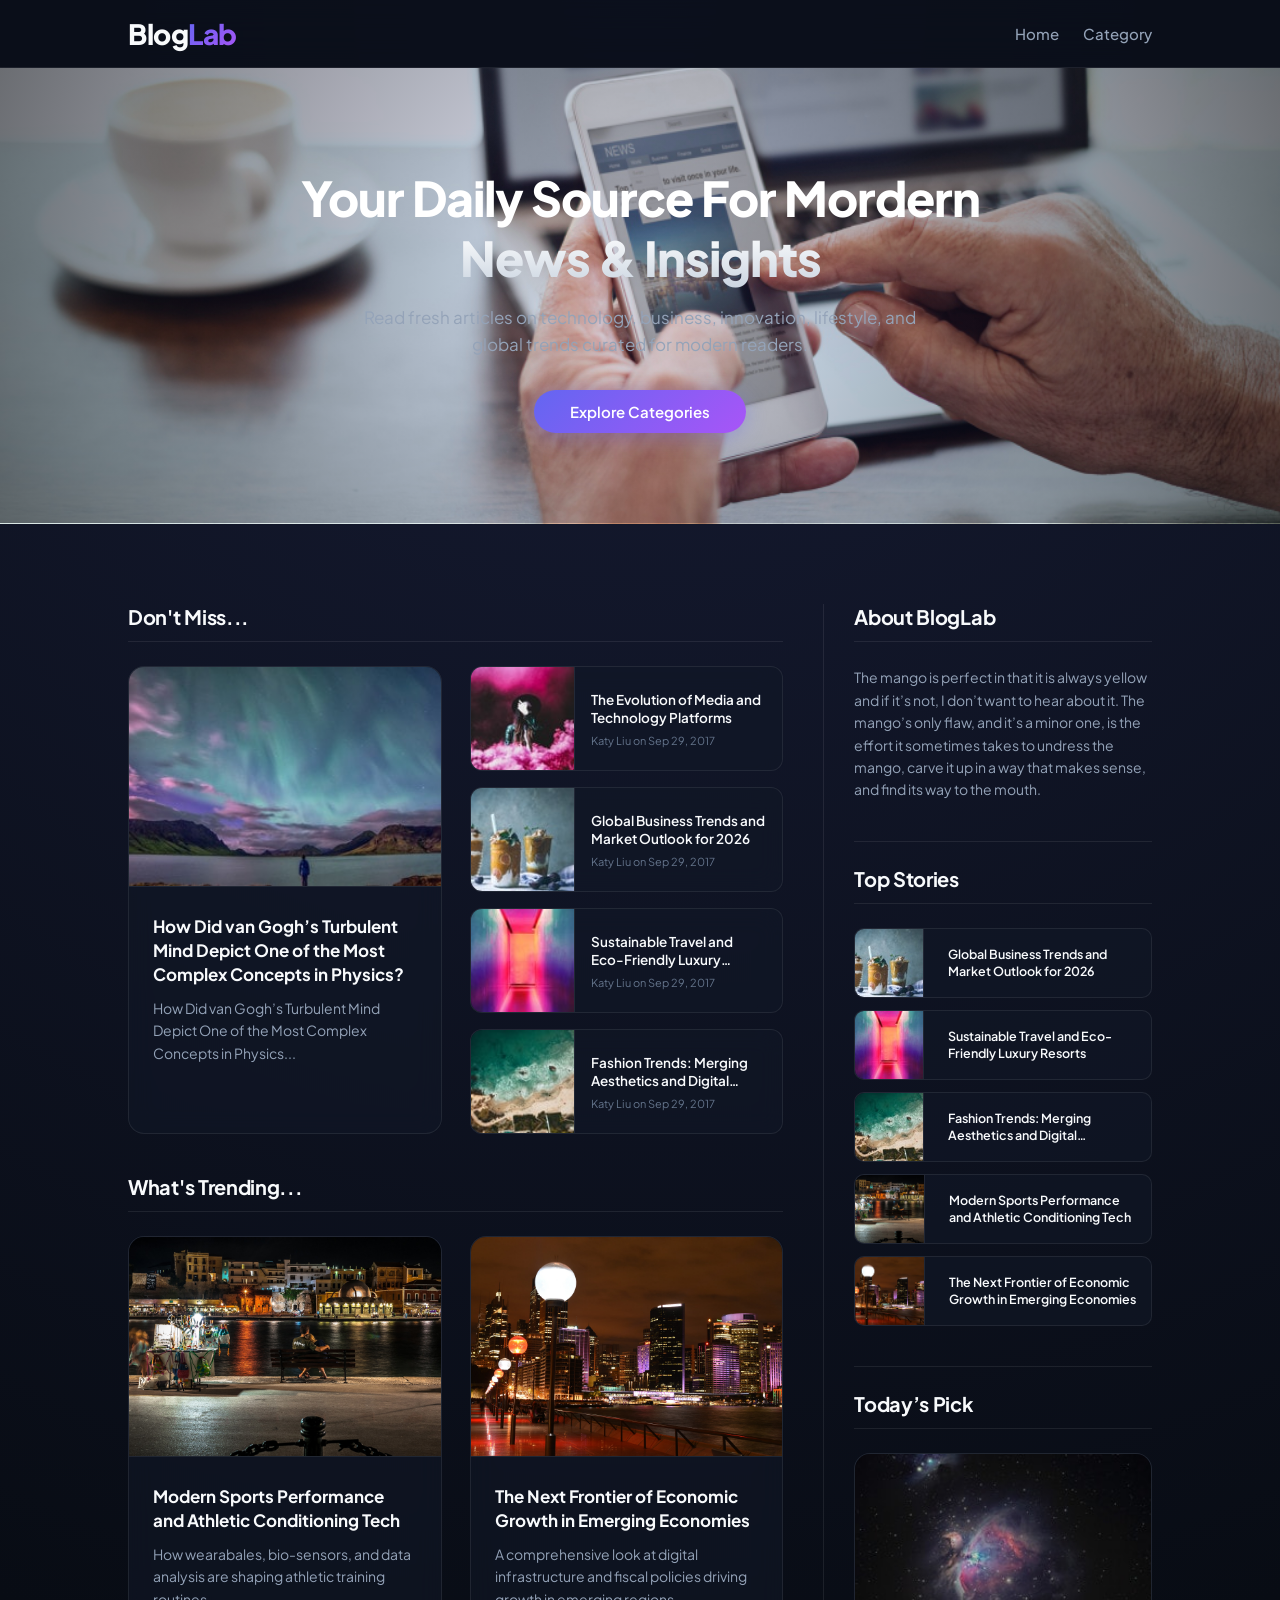
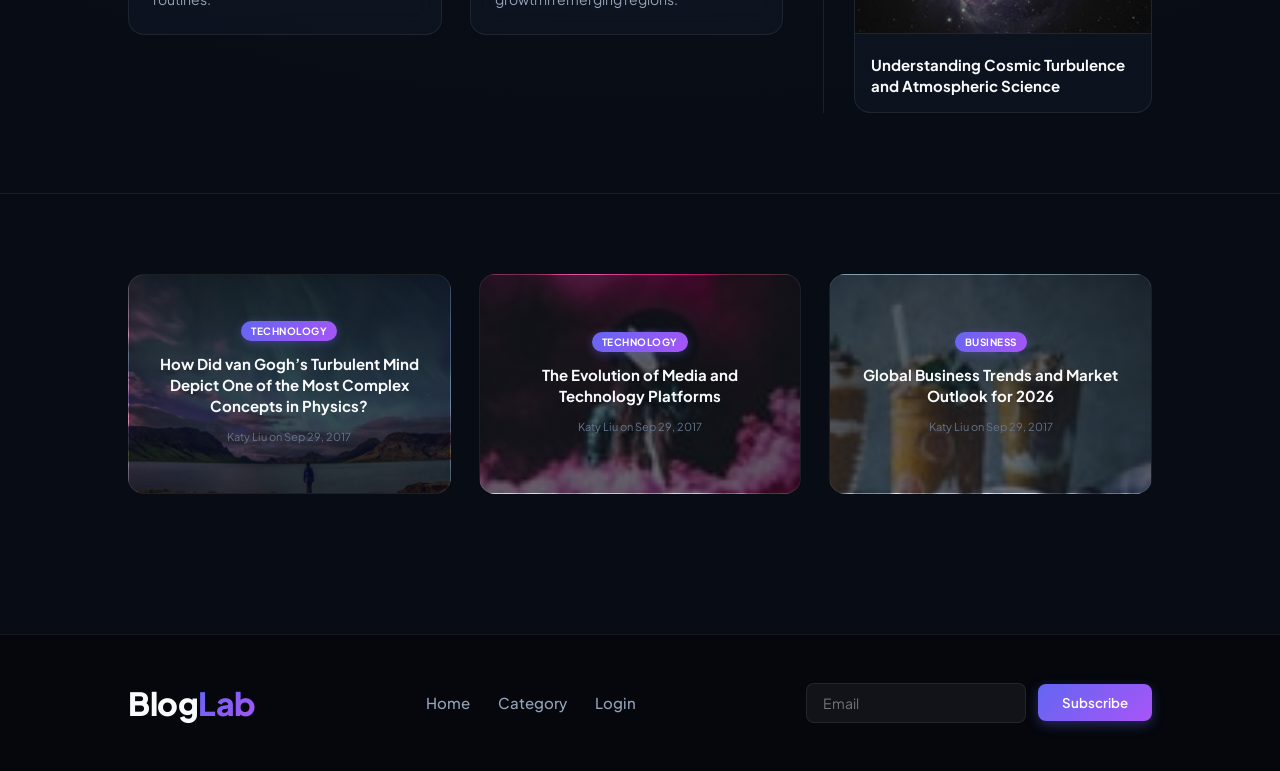
<file: index.html>
<!DOCTYPE html>
<html lang="en">
<head>
  <meta charset="UTF-8">
  <meta name="viewport" content="width=device-width, initial-scale=1.0">
  <title>Blog News | Home of Informations</title>
  <link rel="stylesheet" href="styles/styles.css">
</head>
<body>
  <header> </header>

<!-- ===================== HERO SECTION ============= -->
<section class="hero_section">
  <h1>Your Daily Source For Mordern News & Insights</h1>
  <p>Read fresh articles on technology, business, innovation, lifestyle, and global trends curated for modern readers.</p>
  <a href="category.html" class="button">Explore Categories</a>
</section>
  
<!-- ===================== News SECTION ============= -->
<section class="news_section">
    <div class="news_container">
      <div class="left-box">
        <h2>Don't Miss...</h2>
        <div class="news">
          <div class="child_one">
            <img src="images/news1.png" alt="">
            <div class="child_one_text">
              <h3>How Did van Gogh’s Turbulent Mind Depict One of the Most Complex Concepts in Physics?</h3>
              <p>How Did van Gogh’s Turbulent Mind Depict One of the Most Complex Concepts in Physics...</p>
            </div>
          </div>
          <div class="child_two">
            <div class="card">
              <img src="images/news2.png" alt="">
              <div class="child_two_text">
                <p>
                  How Did van Gogh’s Turbulent Mind Depict One of the Most</p>
                  <span class="date">
                    Katy Liu on Sep 29, 2017 at 9:48 am</span>
              </div>
            </div>
            <div class="card">
              <img src="images/news3.png" alt="">
              <div class="child_two_text">
                <p>
                  How Did van Gogh’s Turbulent Mind Depict One of the Most</p>
                  <span class="date">
                    Katy Liu on Sep 29, 2017 at 9:48 am</span>
              </div>
            </div>
            <div class="card">
              <img src="images/news4.png" alt="">
              <div class="child_two_text">
                <p>
                  How Did van Gogh’s Turbulent Mind Depict One of the Most</p>
                  <span class="date">
                    Katy Liu on Sep 29, 2017 at 9:48 am</span>
              </div>
            </div>
            <div class="card">
              <img src="images/news5.png" alt="">
              <div class="child_two_text">
                <p>
                  How Did van Gogh’s Turbulent Mind Depict One of the Most</p>
                  <span class="date">
                    Katy Liu on Sep 29, 2017 at 9:48 am</span>
              </div>
            </div>
          </div>
        </div>
        <h2 class="trending_h2">What's Trending...</h2>
        <div class="news2">
          <div class="child_one">
            <img src="images/news6.png" alt="">
            <div class="child_one_text">
              <h3>How Did van Gogh’s Turbulent Mind Depict One of the Most Complex Concepts in Physics?</h3>
              <p>How Did van Gogh’s Turbulent Mind Depict One of the Most Complex Concepts in Physics...</p>
            </div>
          </div>
          <div class="child_one">
            <img src="images/news7.png" alt="">
            <div class="child_one_text">
              <h3>How Did van Gogh’s Turbulent Mind Depict One of the Most Complex Concepts in Physics?</h3>
              <p>How Did van Gogh’s Turbulent Mind Depict One of the Most Complex Concepts in Physics...</p>
            </div>
          </div>
        </div>
      </div>
      <div class="right-box">
        <h2>About BlogLab</h2>
        <p>The mango is perfect in that it is always yellow and if it’s not, I don’t want to hear about it. The mango’s only flaw, and it’s a minor one, is the effort it sometimes takes to undress the mango, carve it up in a way that makes sense, and find its way to the mouth.</p>
        <h2 class="stories_h2">Top Stories</h2>
        <div class="stories_container">
            <div class="card">
              <img src="images/news3.png" alt="">
              <div class="child_two_text">
                <p>
                  How Did van Gogh’s Turbulent Mind Depict One of the Most</p>
              </div>
            </div>
            <div class="card">
              <img src="images/news4.png" alt="">
              <div class="child_two_text">
                <p>
                  How Did van Gogh’s Turbulent Mind Depict One of the Most</p>
              </div>
            </div>
            <div class="card">
              <img src="images/news5.png" alt="">
              <div class="child_two_text">
                <p>
                  How Did van Gogh’s Turbulent Mind Depict One of the Most</p>
              </div>
            </div>
            <div class="card">
              <img src="images/news2.png" alt="">
              <div class="child_two_text">
                <p>
                  How Did van Gogh’s Turbulent Mind Depict One of the Most</p>
              </div>
            </div>
            <div class="card">
              <img src="images/news4.png" alt="">
              <div class="child_two_text">
                <p>
                  How Did van Gogh’s Turbulent Mind Depict One of the Most</p>
              </div>
            </div>
        </div>
        <h2 class="stories_h2">Today’s Pick</h2>
        <div class="news8">
          <img src="images/news8.png" alt="">
          <h3>How Did van Gogh’s Turbulent Mind Depict One of the Most Complex Concepts in Physics?</h3>
        </div>
      </div>
    </div>
  </section>

  <!-- ===================== Event SECTION ============= -->
   <section class="event-section">
    <div class="container">
      <div class="event">
        <span class="event_type">Technology</span>
        <h3>How Did van Gogh’s Turbulent Mind Depict One of the Most Complex Concepts in Physics?</h3>
        <p>Katy Liu on Sep 29, 2017 at 9:48 am</p>
      </div>
      <div class="event event_two">
        <span class="event_type">Business</span>
        <h3>How Did van Gogh’s Turbulent Mind Depict One of the Most Complex Concepts in Physics?</h3>
        <p>Katy Liu on Sep 29, 2017 at 9:48 am</p>
      </div>
      <div class="event event_three">
        <span class="event_type">Economy</span>
        <h3>How Did van Gogh’s Turbulent Mind Depict One of the Most Complex Concepts in Physics?</h3>
        <p>Katy Liu on Sep 29, 2017 at 9:48 am</p>
      </div>
    </div>
   </section>

   <!-- ======================= footer section  ======-->
  <footer>
    <span class="logo">
      Blog<span>Lab</span>
    </span>
    <ul>
        <li><a href="index.html">Home</a></li>
        <li><a href="category.html">Category</a></li>
        <li><a href="Dashboard/login.html">Login</a></li>
    </ul>
    <div class="input-box">
      <input type="text" placeholder="Email">
      <button type="submit">Subscribe</button>
    </div>
  </footer>

  <script src="src/db.js"></script>
  <script src="src/main.js"></script>
</body>
</html>
</file>
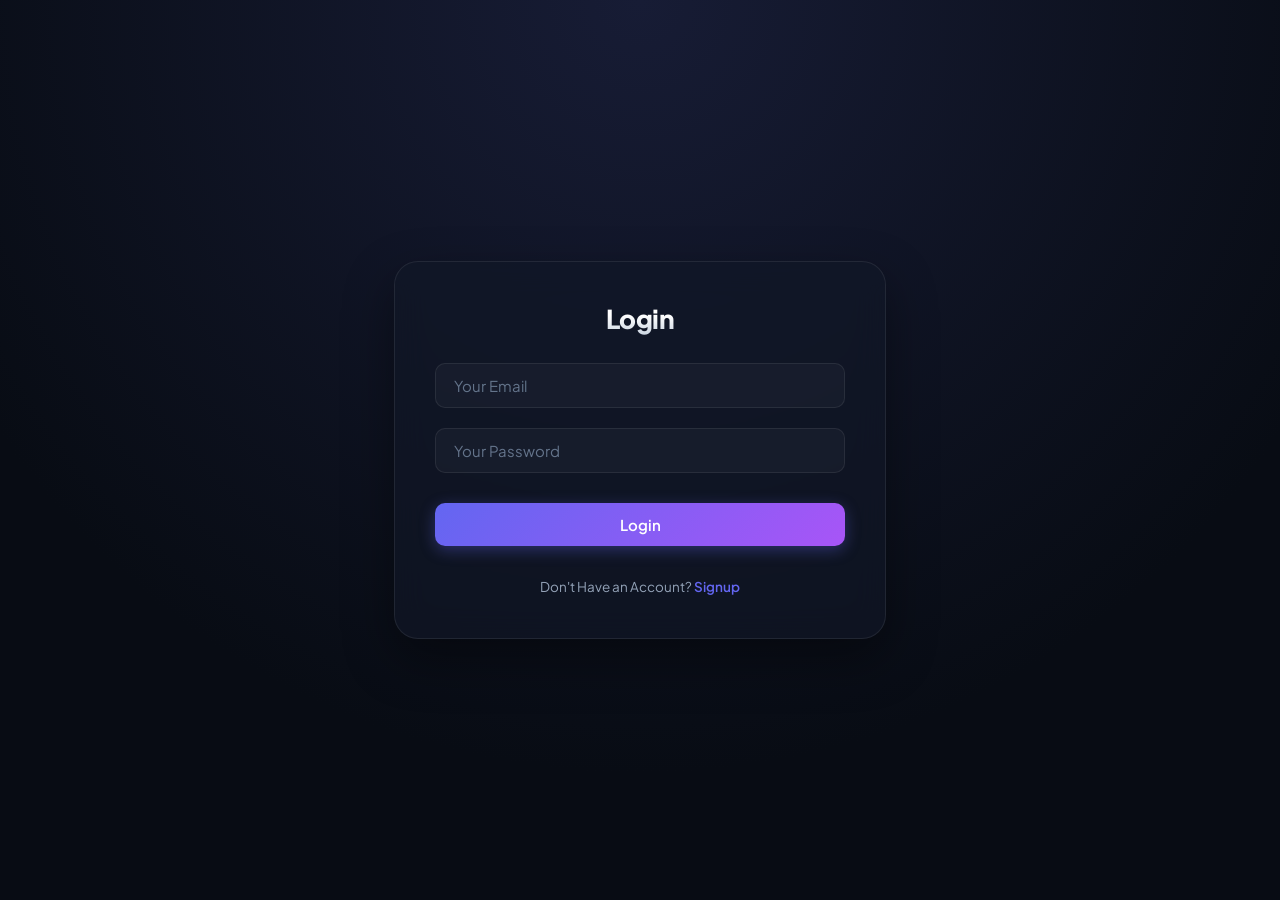
<file: Dashboard/index.html>
<!DOCTYPE html>
<html lang="en">
<head>
  <meta charset="UTF-8">
  <meta name="viewport" content="width=device-width, initial-scale=1.0">
  <title>Dashboard | Add Unlimited Post</title>
  <link rel="stylesheet" href="styles/index.css">

</head>
<body>
  <div class="header">
    <button class="show-side-bar">Show/Hide Bar</button>
    <span class="logo">
      Blog<span>Lab</span>
    </span>

    <a href="login.html">Sign Out</a>
  </div>
  <div class="side-bar">
    <ul>
      <a href="index.html"><li class="active">Overview</li></a>
      <a href="add_post.html"><li>ِAdd Post</li></a>
      <a href="manage_post.html"><li>Manage Posts</li></a>
      <a href="add_category.html"><li>ِAdd Categoy</li></a>
      <a href="manage_category.html"><li>Manage Categories</li></a>
    </ul>
  </div>
  <section>
    <div class="overview_container">
      <div class="box total_post">
        <h2>Total Posts</h2>
        <p>80 Posts</p>
      </div>
      <div class="box total_category">
        <h2>Total Category</h2>
        <p>6 Categories</p>
      </div>
      <div class="box total_author">
        <h2>Total Author</h2>
        <p>9 Authors</p>
      </div>
    </div>
    <h3 class="activity-heading">Recent Activities</h3>
    <div class="recent_activity">
      <span class="title">Posts</span>
      <ul class="post-activity">
        <li>Lorem ipsum dolor amet consectetur adipisicing elit.</li>
        <li>Lorem ipsum dolor amet consectetur adipisicing elit.</li>
        <li>Lorem ipsum dolor amet consectetur adipisicing elit.</li>
      </ul>

      <span class="title">Categories</span>
      <ul class="category-activity">
        <li>Sport Category Added.</li>
        <li>Business Category Added.</li>
        <li>News Category Added.</li>
      </ul>


      <span class="title">Authores</span>
      <ul class="author-activity">
        <li>Ola Author Joined BlogLab.</li>
        <li>Musa Author Joined BlogLab.</li>
        <li>Bola Author Joined BlogLab.</li>
      </ul>
    </div>
  </section>

  <script src="../src/db.js"></script>
  <script src="src/index.js"></script>
</body>
</html>
</file>
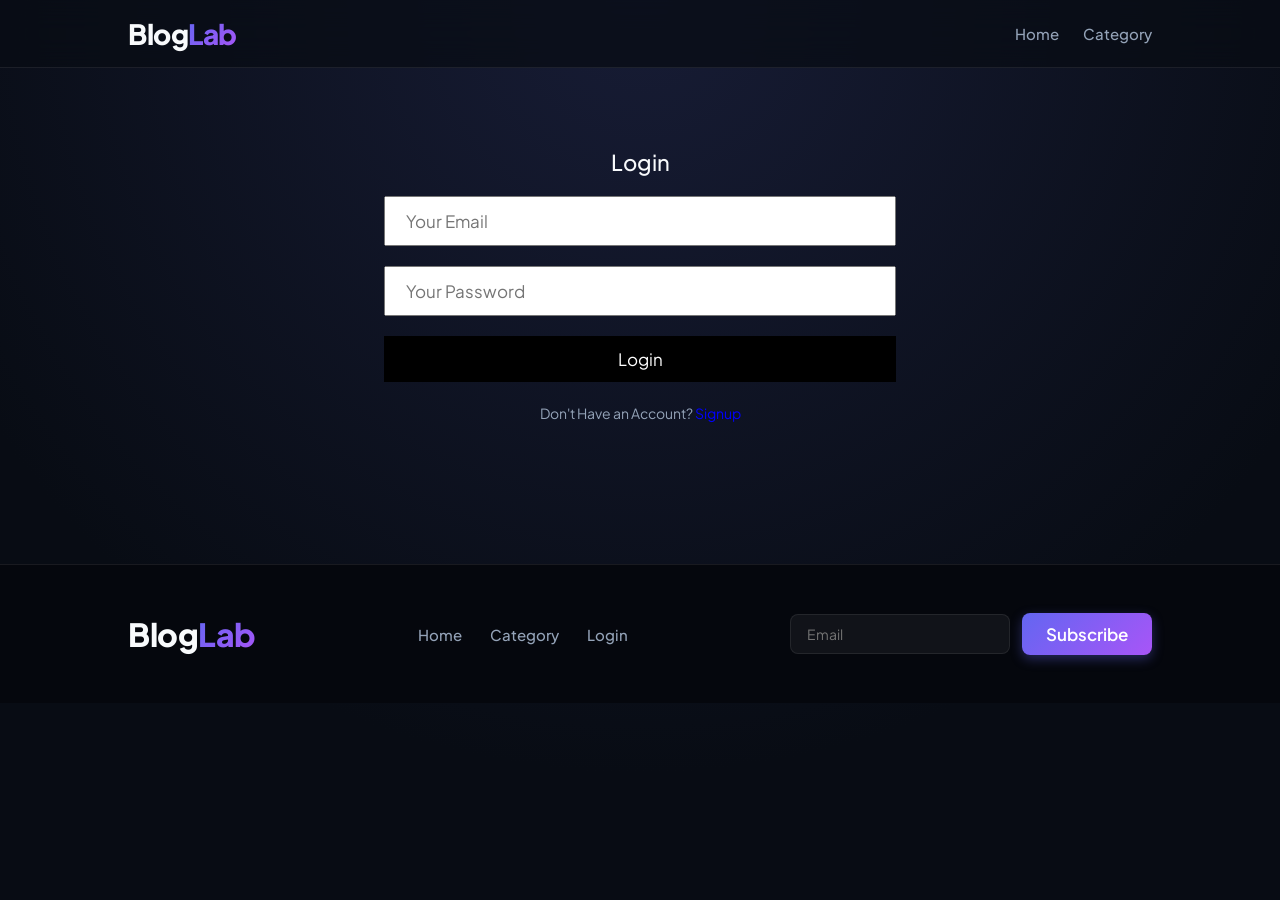
<file: login.html>
<!DOCTYPE html>
<html lang="en">
<head>
  <meta charset="UTF-8">
  <meta name="viewport" content="width=device-width, initial-scale=1.0">
  <title>Login | Login to your account</title>
  <link rel="stylesheet" href="styles/styles.css">
  <link rel="stylesheet" href="styles/login.css">
</head>
<body>
  <header>
    <span class="logo">
      Blog<span>Lab</span>
    </span>
    <nav>
      <ul class="nav-menu">
        <li><a href="index.html">Home</a></li>
        <li><a href="category.html">Category</a></li>
        <li><a href="login.html">Login</a></li>
        <li><a href="dashboard.html">Dashboard</a></li>
      </ul>
    </nav>

    <img src="images/menu-bar.png" alt="" class="nav-icon">
  </header>
  <section class="login_section">
    <!-- LOGIN FORM -->
    <form class="login_container form">
      <label for="name">Login</label>
      <input type="email" placeholder="Your Email">
      <input type="password" placeholder="Your Password">
      <button type="submit">Login</button>
      <p class="signup_link">Don't Have an Account? <a>Signup</a></p>
    </form>
  </section>

  <section class="signup_section">
   <!-- SIGNUP FORM -->
    <form class="signup_container form">
      <label for="name">Input Author's Details to Signup</label>
      <div class="name_box">
        <input type="text" placeholder="First Name">
        <input type="text" placeholder="Last Name">
      </div>
      <div class="email_box">
        <input type="email" placeholder="Email">
        <input type="password" placeholder="Password">
      </div>
      <button type="submit">Submit</button>
      <p class="login_link">Already Have an Account? <a>Login</a></p>
    </form>
  </section>

  <footer>
    <span class="logo">
      Blog<span>Lab</span>
    </span>
    <ul>
        <li><a href="index.html">Home</a></li>
        <li><a href="category.html">Category</a></li>
        <li><a href="login.html">Login</a></li>
    </ul>
    <div class="input-box">
      <input type="text" placeholder="Email">
      <button type="submit">Subscribe</button>
    </div>
  </footer>

  <script src="src/main.js"></script>
  <script src="src/login.js"></script>
</body>
</html>
</file>
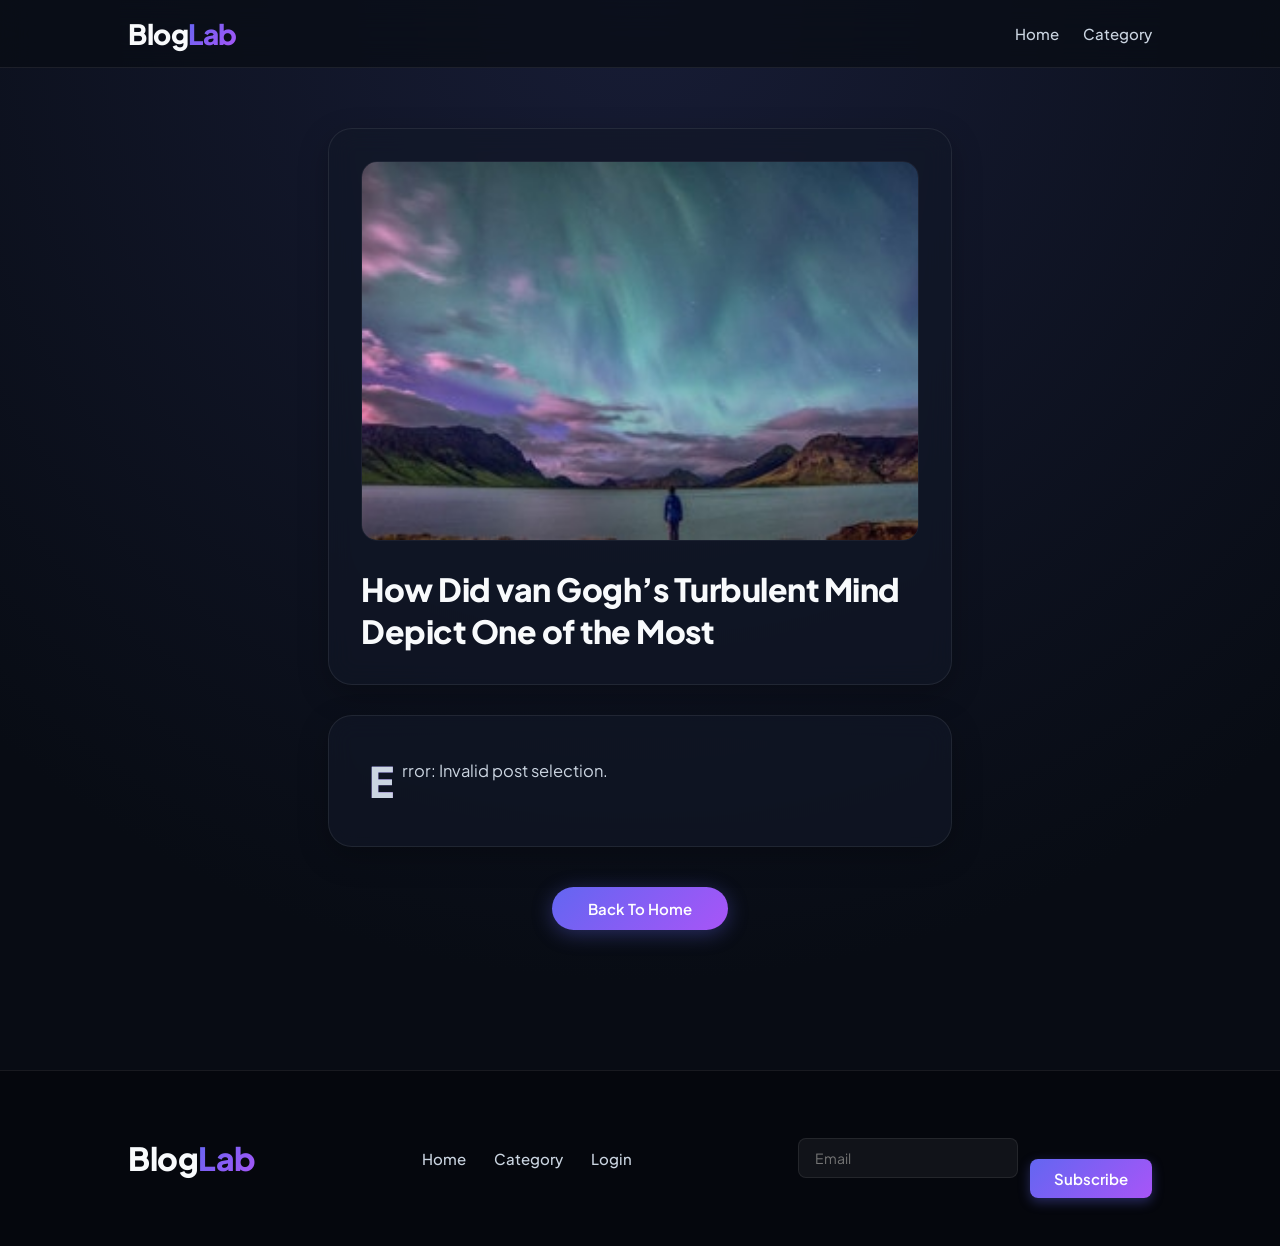
<file: post_details.html>
<!DOCTYPE html>
<html lang="en">
<head>
  <meta charset="UTF-8">
  <meta name="viewport" content="width=device-width, initial-scale=1.0">
  <title>Post Details | Full Detailed Post</title>
  <link rel="stylesheet" href="styles/styles.css">
  <link rel="stylesheet" href="styles/post_details.css">
</head>
<body>
  <header></header>
  <section>
    <div class="post-title">
      <img id="postImg" src="images/news1.png" alt="">
      <h2 id="postHeader">How Did van Gogh’s Turbulent Mind Depict One of the Most</h2>
    </div>
    <div class="post-details">
      <p id="postBody">Loading post contents...</p>
    </div>
    <button id="backBtn">Back To Home</button>
  </section>


  <footer>
    <span class="logo">
      Blog<span>Lab</span>
    </span>
    <ul>
        <li><a href="index.html">Home</a></li>
        <li><a href="category.html">Category</a></li>
        <li><a href="Dashboard/login.html">Login</a></li>
    </ul>
    <div class="input-box">
      <input type="text" placeholder="Email">
      <button type="submit">Subscribe</button>
    </div>
  </footer>

  <script src="src/db.js"></script>
  <script src="src/main.js"></script>
  <script>
    document.addEventListener("DOMContentLoaded", () => {
      const img = document.getElementById("postImg");
      const header = document.getElementById("postHeader");
      const body = document.getElementById("postBody");
      const backBtn = document.getElementById("backBtn");

      if (backBtn) {
        backBtn.addEventListener("click", () => {
          window.location.href = "index.html";
        });
      }

      const urlParams = new URLSearchParams(window.location.search);
      const id = urlParams.get('id');

      if (id && window.DB) {
        const post = window.DB.getPostById(id);
        if (post) {
          if (img) img.src = post.image || "https://picsum.photos/600/400";
          if (header) header.textContent = post.title;
          if (body) body.innerHTML = post.content ? post.content.replace(/\n/g, "<br><br>") : "No content available.";
        } else {
          if (body) body.textContent = "Error: Article not found.";
        }
      } else {
        if (body) body.textContent = "Error: Invalid post selection.";
      }
    });
  </script>
</body>
</html>
</file>
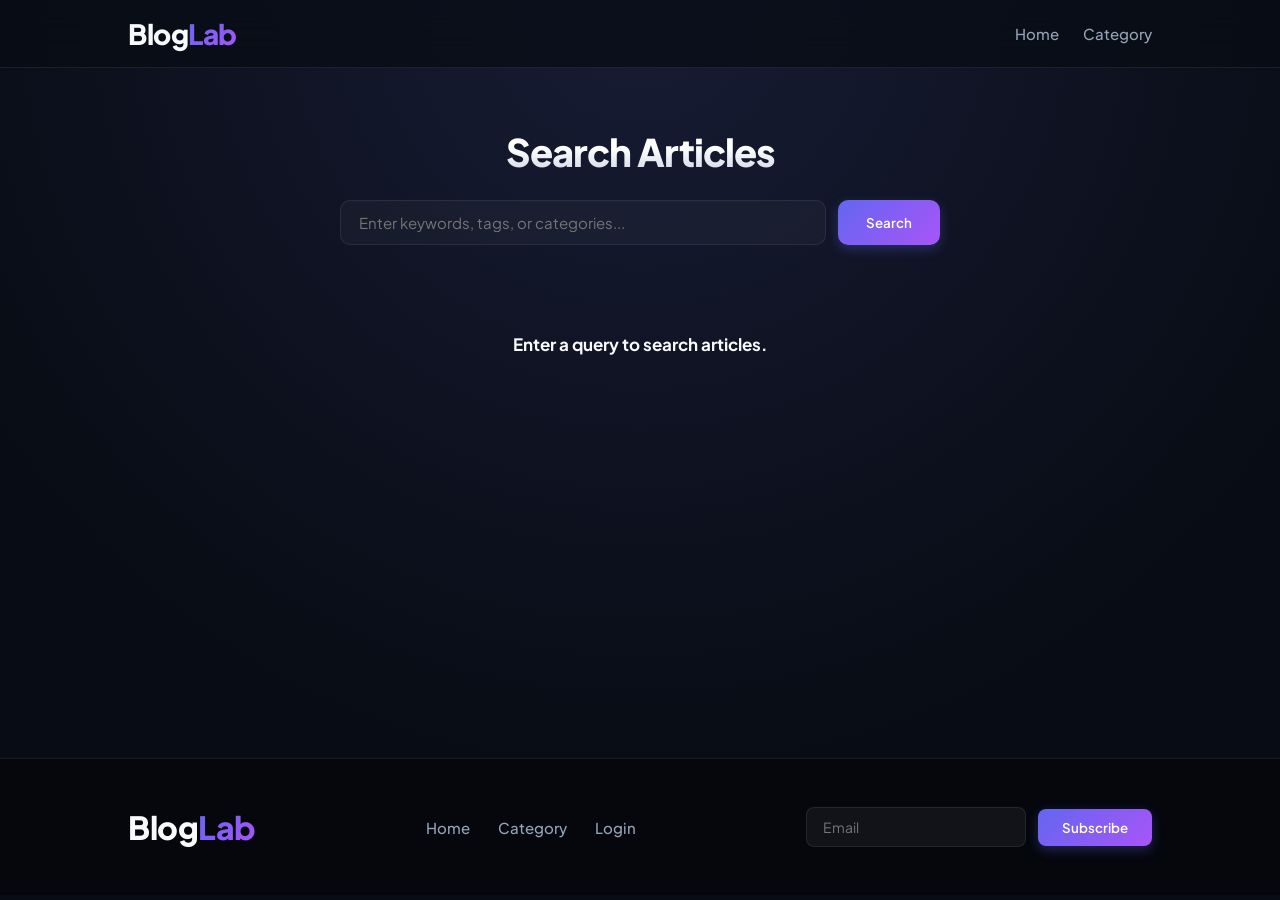
<file: search_page.html>
<!DOCTYPE html>
<html lang="en">
<head>
  <meta charset="UTF-8">
  <meta name="viewport" content="width=device-width, initial-scale=1.0">
  <title>Search Page | Search For Any News</title>
  <link rel="stylesheet" href="styles/styles.css">
  <link rel="stylesheet" href="styles/category.css">
</head>
<body>
  <header>
    <span class="logo">
      Blog<span>Lab</span>
    </span>
    <nav>
      <ul>
        <li><a href="index.html">Home</a></li>
        <li><a href="category.html">Category</a></li>
        <li><a href="login.html">Login</a></li>
        <li><a href="dashboard.html">Dashboard</a></li>
      </ul>
    </nav>
  </header>

  <section class="search-container" style="padding-block: 60px 80px; max-width: 1000px; margin-inline: auto; min-height: 70vh; padding-inline: 20px;">
    <h1 style="font-size: 38px; font-weight: 800; margin-bottom: 24px; text-align: center; background: linear-gradient(180deg, #ffffff 40%, #cbd5e1 100%); -webkit-background-clip: text; -webkit-text-fill-color: transparent;">Search Articles</h1>
    <div class="search-box" style="display: flex; gap: 12px; max-width: 600px; margin-inline: auto; margin-bottom: 48px;">
      <input type="text" id="searchInput" placeholder="Enter keywords, tags, or categories..." style="flex: 1; padding: 12px 18px; border-radius: 10px; border: 1px solid var(--panel-border); background: rgba(255,255,255,0.03); color: white; outline: none; font-size: 15px; transition: var(--transition-smooth);">
      <button id="searchBtn" style="padding: 12px 28px; background: var(--accent-gradient); color: white; border: none; border-radius: 10px; font-weight: 600; cursor: pointer; box-shadow: 0 4px 12px var(--accent-glow); transition: var(--transition-smooth);">Search</button>
    </div>
    <div class="posts-grid" id="searchResults">
      <div style="grid-column: 1/-1; text-align: center; color: var(--text-muted); padding-block: 40px;">
        <h3>Enter a query to search articles.</h3>
      </div>
    </div>
  </section>



  <footer>
    <span class="logo">
      Blog<span>Lab</span>
    </span>
    <ul>
        <li><a href="index.html">Home</a></li>
        <li><a href="category.html">Category</a></li>
        <li><a href="Dashboard/login.html">Login</a></li>
    </ul>
    <div class="input-box">
      <input type="text" placeholder="Email">
      <button type="submit">Subscribe</button>
    </div>
  </footer>
  <script src="src/db.js"></script>
  <script src="src/main.js"></script>
  <script>
    document.addEventListener("DOMContentLoaded", () => {
      const searchInput = document.getElementById("searchInput");
      const searchBtn = document.getElementById("searchBtn");
      const searchResults = document.getElementById("searchResults");

      function doSearch() {
        const query = searchInput.value.trim().toLowerCase();
        if (!query) {
          searchResults.innerHTML = `
            <div style="grid-column: 1/-1; text-align: center; color: var(--text-muted); padding-block: 40px;">
              <h3>Please enter a search query.</h3>
            </div>
          `;
          return;
        }

        if (!window.DB) return;

        const posts = window.DB.getPosts().filter(p => p.status === "published" || !p.status);
        const filtered = posts.filter(p => 
          p.title.toLowerCase().includes(query) || 
          p.summary.toLowerCase().includes(query) || 
          (p.content && p.content.toLowerCase().includes(query)) ||
          (p.tags && p.tags.some(t => t.toLowerCase().includes(query))) ||
          (p.category && p.category.toLowerCase().includes(query))
        );

        searchResults.innerHTML = "";

        if (filtered.length === 0) {
          searchResults.innerHTML = `
            <div style="grid-column: 1/-1; text-align: center; color: var(--text-muted); padding-block: 40px;">
              <h3>No articles match your search criteria.</h3>
            </div>
          `;
          return;
        }

        filtered.forEach(post => {
          const summaryText = post.summary || (post.content ? post.content.substring(0, 100) + "..." : "");
          searchResults.innerHTML += `
            <div class="card">
              <a href="post_details.html?id=${post.id}" style="text-decoration: none; color: inherit; display: flex; flex-direction: column; height: 100%;">
                <img src="${post.image || 'https://picsum.photos/600/400'}" alt="${post.title}">
                <div class="card-body">
                  <div class="date">${post.date || 'Sep 29, 2017'}</div>
                  <div class="title">${post.title}</div>
                  <div class="summary">${summaryText}</div>
                </div>
              </a>
            </div>
          `;
        });
      }

      if (searchBtn && searchInput) {
        searchBtn.addEventListener("click", doSearch);
        searchInput.addEventListener("keypress", (e) => {
          if (e.key === "Enter") doSearch();
        });
      }

      // Check query parameter on load
      const urlParams = new URLSearchParams(window.location.search);
      const qParam = urlParams.get('q');
      if (qParam && searchInput) {
        searchInput.value = qParam;
        setTimeout(doSearch, 100);
      }
    });
  </script>
</body>
</html>
</file>
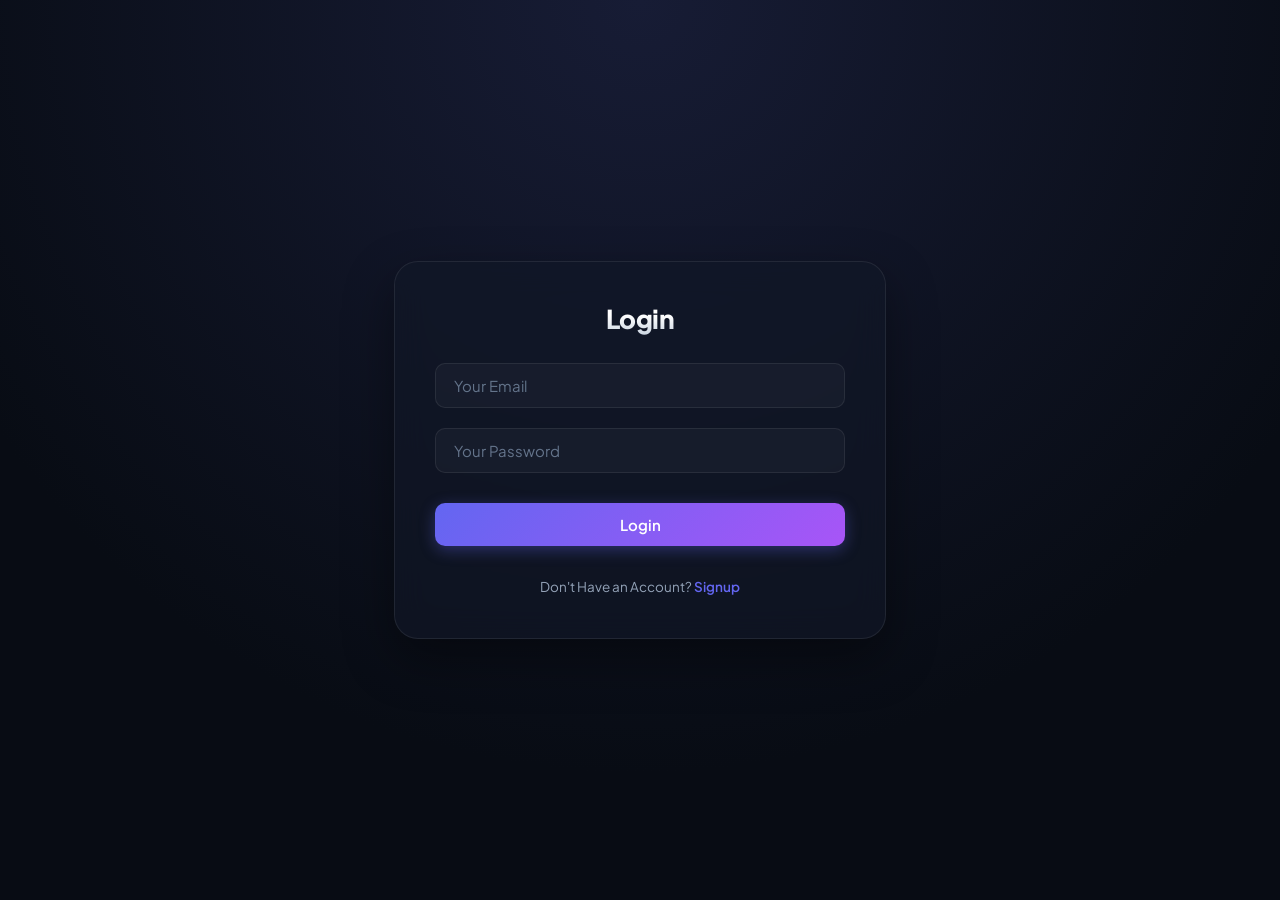
<file: Dashboard/add_category.html>
<!DOCTYPE html>
<html lang="en">
<head>
  <meta charset="UTF-8">
  <meta name="viewport" content="width=device-width, initial-scale=1.0">
  <title>Dashboard | Add Unlimited Post</title>
  <link rel="stylesheet" href="styles/index.css">

</head>
<body>
  <div class="header">
    <button class="show-side-bar">Show/Hide Bar</button>
    <span class="logo">
      Blog<span>Lab</span>
    </span>

    <a href="login.html">Sign Out</a>
  </div>
  <div class="side-bar">
    <ul>
      <a href="index.html"><li>Overview</li></a>
      <a href="add_post.html"><li>ِAdd Post</li></a>
      <a href="manage_post.html"><li>Manage Posts</li></a>
      <a href="add_category.html"><li class="active">Add Categoy</li></a>
      <a href="manage_category.html"><li>Manage Categories</li></a>
    </ul>
  </div>
  <section>
    <!-- ========= Your Code here -->
     <section class="add-category-container">
  <h2>Add New Category</h2>

  <form id="categoryForm">
    
    <div class="form-group">
      <label for="categoryName">Category Name</label>
      <input 
        type="text" 
        id="categoryName" 
        placeholder="Enter category name"
        required
      />
    </div>

    <div class="form-group">
      <label for="categorySlug">Slug</label>
      <input 
        type="text" 
        id="categorySlug" 
        placeholder="e.g. tech-news"
        required
      />
    </div>

    <div class="form-group">
      <label for="categoryDescription">Description</label>
      <textarea 
        id="categoryDescription" 
        placeholder="Write category description..."
      ></textarea>
    </div>

    <button type="submit">Add Category</button>
  </form>
</section>
  </section>
  <script src="../src/db.js"></script>
  <script src="src/add-category.js"></script>
  <script src="src/index.js"></script>
</body>
</html>
</file>
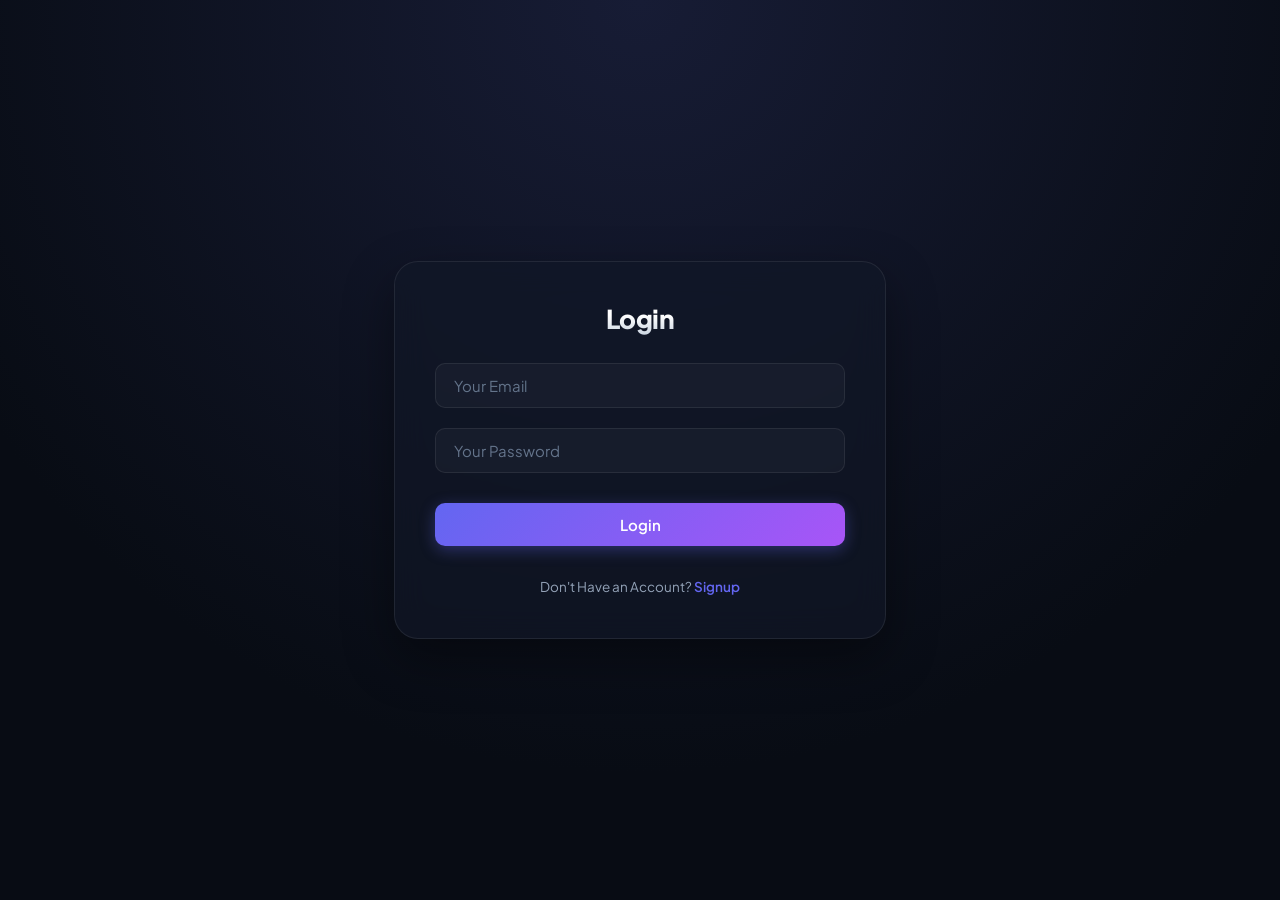
<file: Dashboard/add_post.html>
<!DOCTYPE html>
<html lang="en">
<head>
  <meta charset="UTF-8">
  <meta name="viewport" content="width=device-width, initial-scale=1.0">
  <title>Dashboard | Add Unlimited Post</title>
  <link rel="stylesheet" href="styles/index.css">
  <link rel="stylesheet" href="styles/add_post.css">

</head>
<body>
  <div class="header">
    <button class="show-side-bar">Show/Hide Bar</button>
    <span class="logo">
      Blog<span>Lab</span>
    </span>

    <a href="login.html">Sign Out</a>
  </div>
  <div class="side-bar">
    <ul>
      <a href="index.html"><li>Overview</li></a>
      <a href="add_post.html"><li class="active">ِAdd Post</li></a>
      <a href="manage_post.html"><li>Manage Posts</li></a>
      <a href="add_category.html"><li>ِAdd Categoy</li></a>
      <a href="manage_category.html"><li>Manage Categories</li></a>
    </ul>
  </div>
  <section>
    <!-- ========= Your Code here -->
     <div class="add-post-container">

  <div class="page-header">
    <h1>Add New Post</h1>
    <p>Create and publish a new news article</p>
  </div>

  <form id="postForm" class="add-post-form">

    <div class="form-group">
      <label>Post Title</label>
      <input type="text" id="title" placeholder="Enter post title" required>
    </div>

    <div class="grid-2">
      <div class="form-group">
        <label>Category</label>
        <select id="category">
          <option>Politics</option>
          <option>Technology</option>
          <option>Sports</option>
          <option>Entertainment</option>
          <option>Business</option>
        </select>
      </div>

      <div class="form-group">
        <label>Author</label>
        <input type="text" id="author" placeholder="Author name">
      </div>
    </div>

    <div class="form-group">
      <label>Upload Image</label>
      <input type="file" id="image" accept="image/*">
    </div>

    <div class="form-group">
      <label>Content</label>
      <textarea id="content" placeholder="Write your news article..."></textarea>
    </div>

    <div class="form-group">
      <label>Tags</label>
      <input type="text" id="tags" placeholder="e.g news, world, politics">
    </div>

    <div class="form-group">
      <label>Status</label>
      <select id="status">
        <option value="draft">Draft</option>
        <option value="published">Published</option>
      </select>
    </div>

    <div class="actions">
      <button type="submit" class="btn primary">Publish Post</button>
      <button type="reset" class="btn secondary">Clear</button>
    </div>

  </form>

  <div class="api-preview" id="previewBox"></div>

</div>
  </section>
  <script src="../src/db.js"></script>
  <script src="src/add_post.js"></script>
  <script src="src/index.js"></script>
</body>
</html>
</file>
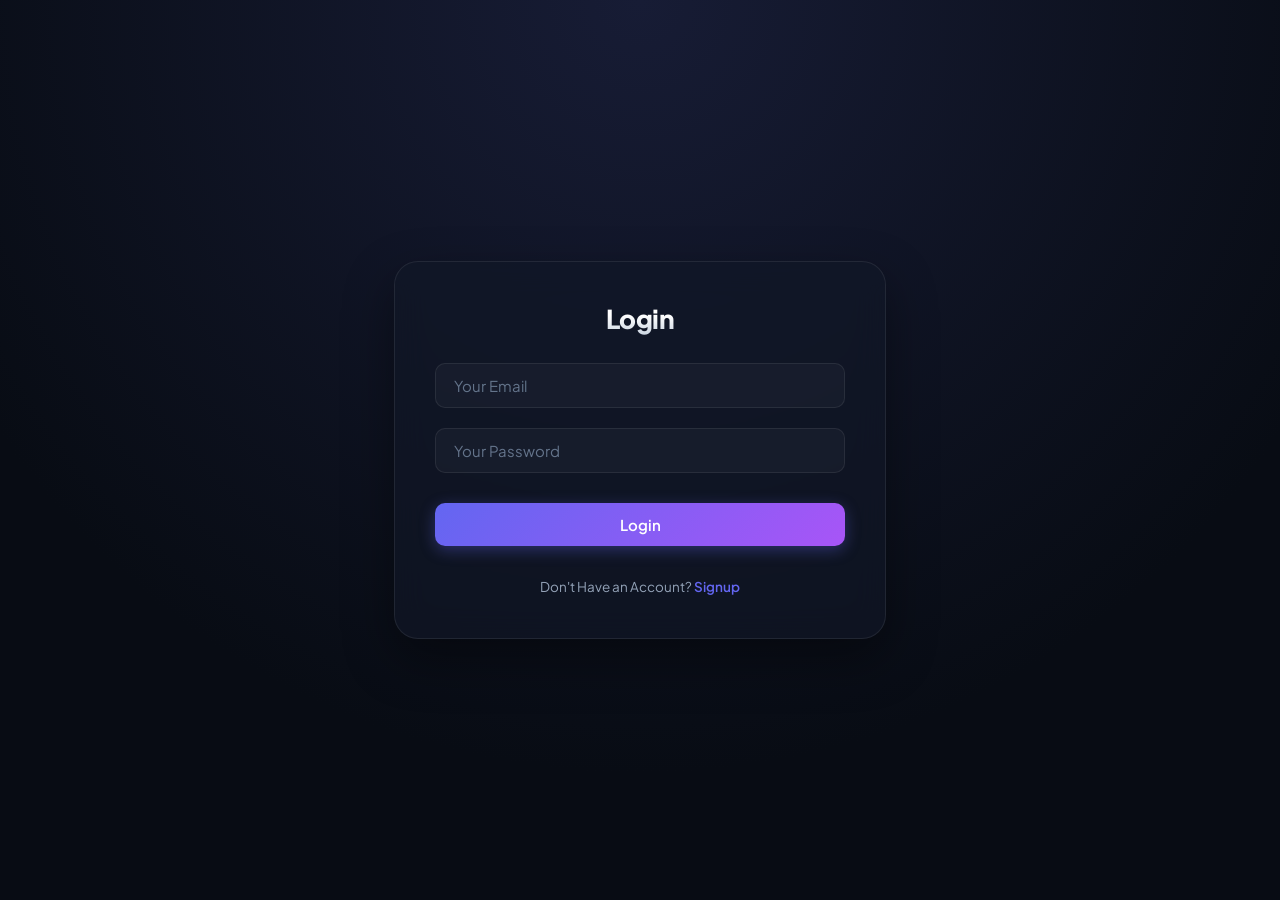
<file: Dashboard/login.html>
<!DOCTYPE html>
<html lang="en">
<head>
  <meta charset="UTF-8">
  <meta name="viewport" content="width=device-width, initial-scale=1.0">
  <title>Login | Login to your account</title>
  <link rel="stylesheet" href="../styles/styles.css">
  <link rel="stylesheet" href="styles/login.css">
</head>
<body>
  <section class="login_section">
    <!-- LOGIN FORM -->
    <form class="login_container form">
      <label for="name">Login</label>
      <input type="email" placeholder="Your Email">
      <input type="password" placeholder="Your Password">
      <button type="submit">Login</button>
      <p class="signup_link">Don't Have an Account? <a>Signup</a></p>
    </form>
  </section>

  <section class="signup_section">
   <!-- SIGNUP FORM -->
    <form class="signup_container form">
      <label for="name">Input Author's Details to Signup</label>
      <div class="name_box">
        <input type="text" placeholder="First Name">
        <input type="text" placeholder="Last Name">
      </div>
      <div class="email_box">
        <input type="email" placeholder="Email">
        <input type="password" placeholder="Password">
      </div>
      <button type="submit">Submit</button>
      <p class="login_link">Already Have an Account? <a>Login</a></p>
    </form>
  </section>

  <script src="../src/db.js"></script>
  <script src="src/login.js"></script>
</body>
</html>
</file>
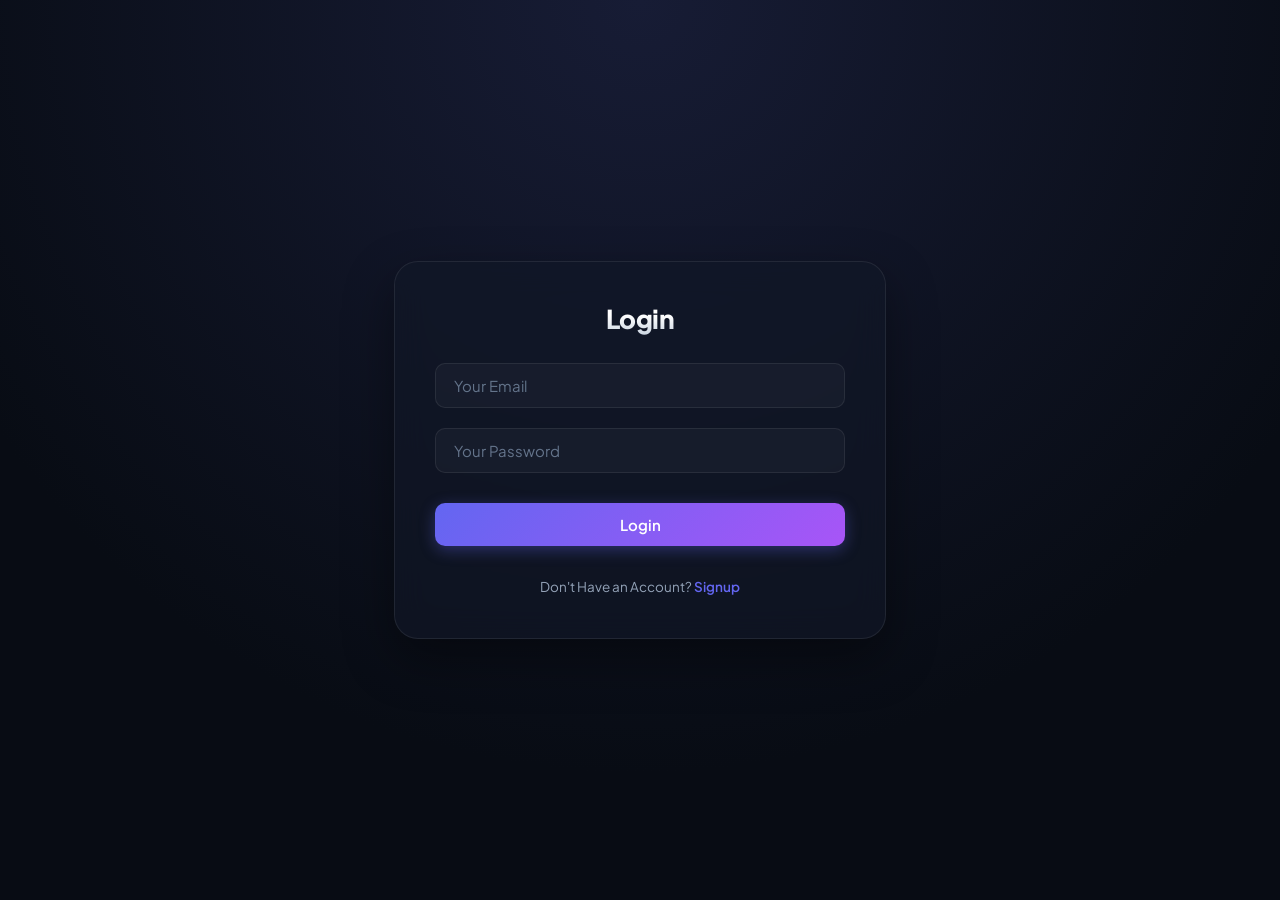
<file: Dashboard/manage_category.html>
<!DOCTYPE html>
<html lang="en">
<head>
  <meta charset="UTF-8">
  <meta name="viewport" content="width=device-width, initial-scale=1.0">
  <title>Dashboard | Add Unlimited Post</title>
  <link rel="stylesheet" href="styles/index.css">
  <link rel="stylesheet" href="styles/manage_post_category.css">

</head>
<body>
  <div class="header">
    <button class="show-side-bar">Show/Hide Bar</button>
    <span class="logo">
      Blog<span>Lab</span>
    </span>

    <a href="login.html">Sign Out</a>
  </div>
  <div class="side-bar">
    <ul>
      <a href="index.html"><li>Overview</li></a>
      <a href="add_post.html"><li>ِAdd Post</li></a>
      <a href="manage_post.html"><li>Manage Posts</li></a>
      <a href="add_category.html"><li>Add Categoy</li></a>
      <a href="manage_category.html"><li class="active">Manage Categories</li></a>
    </ul>
  </div>
  <section>
    <!-- ========= Your Code here -->
     <h3 class="activity-heading">Manage Your Posts</h3>
    <div class="recent_activity">
      <ul class="post-activity">
        <li>
          Sport Category
          <div class="manage-box">
            <span class="edit">Edit</span>
            <span class="delete">Delete</span>
          </div>
        </li>
        <li>
          Business Category
          <div class="manage-box">
            <span class="edit">Edit</span>
            <span class="delete">Delete</span>
          </div>
        </li>
        <li>
          Economics Category
          <div class="manage-box">
            <span class="edit">Edit</span>
            <span class="delete">Delete</span>
          </div>
        </li>
        <li>
          Inernational Category
          <div class="manage-box">
            <span class="edit">Edit</span>
            <span class="delete">Delete</span>
          </div>
        </li>
      </ul>
    </div>
  </section>

  <script src="../src/db.js"></script>
  <script src="src/manage.js"></script>
  <script src="src/index.js"></script>
</body>
</html>
</file>
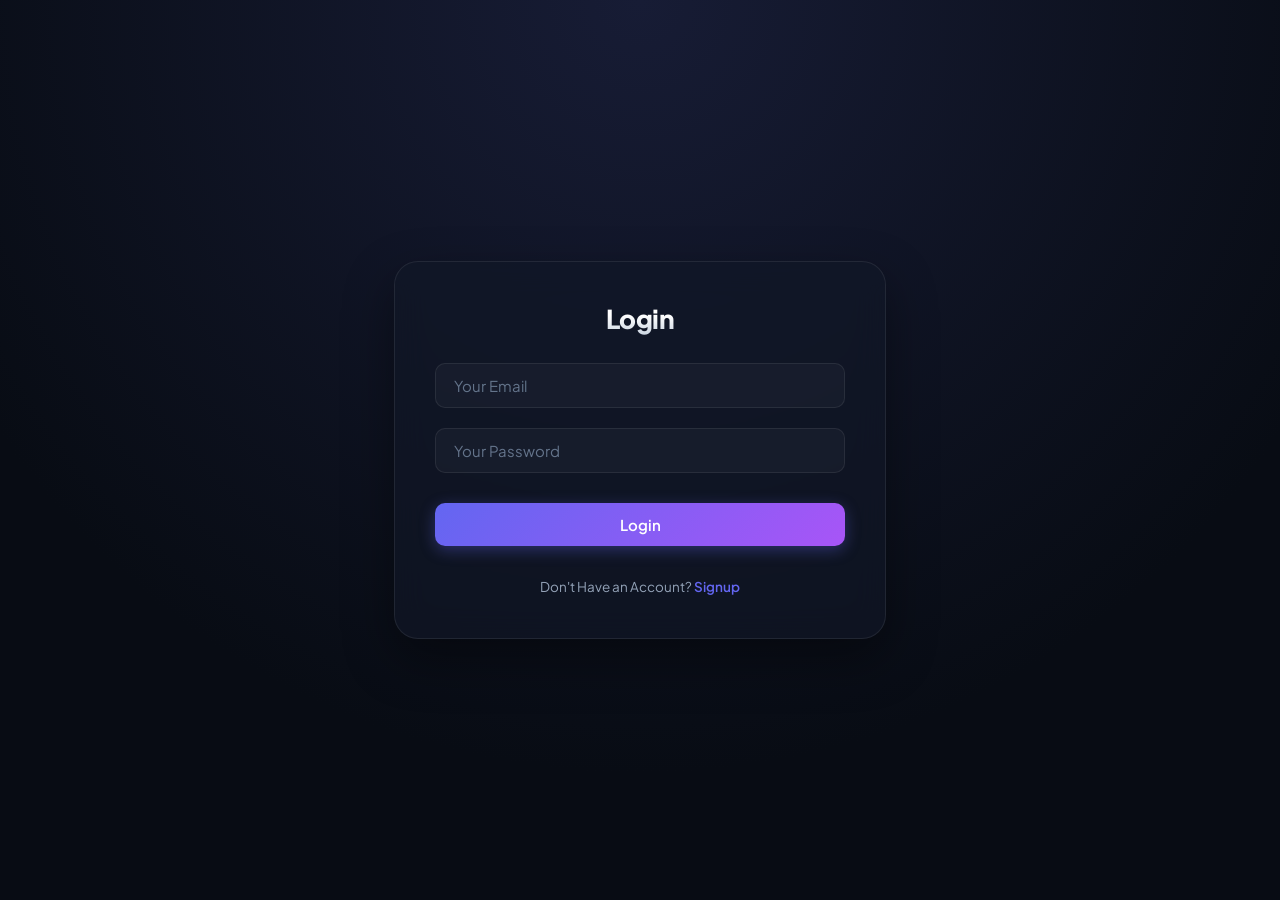
<file: Dashboard/manage_post.html>
<!DOCTYPE html>
<html lang="en">
<head>
  <meta charset="UTF-8">
  <meta name="viewport" content="width=device-width, initial-scale=1.0">
  <title>Dashboard | Add Unlimited Post</title>
  <link rel="stylesheet" href="styles/index.css">
  <link rel="stylesheet" href="styles/manage_post_category.css">

</head>
<body>
  <div class="header">
    <button class="show-side-bar">Show/Hide Bar</button>
    <span class="logo">
      Blog<span>Lab</span>
    </span>

    <a href="login.html">Sign Out</a>
  </div>
  <div class="side-bar">
    <ul>
      <a href="index.html"><li>Overview</li></a>
      <a href="add_post.html"><li>ِAdd Post</li></a>
      <a href="manage_post.html"><li class="active">Manage Posts</li></a>
      <a href="add_category.html"><li>ِAdd Categoy</li></a>
      <a href="manage_category.html"><li>Manage Categories</li></a>
    </ul>
  </div>
  <section>
    <!-- ========= Your Code here -->
    <h3 class="activity-heading">Manage Your Posts</h3>
    <div class="recent_activity">
      <ul class="post-activity">
        <li>
          Lorem ipsum dolor amet consectetur adipisicing elit.
          <div class="manage-box">
            <span class="edit">Edit</span>
            <span class="delete">Delete</span>
          </div>
        </li>
        <li>
          Lorem ipsum dolor amet consectetur adipisicing elit.
          <div class="manage-box">
            <span class="edit">Edit</span>
            <span class="delete">Delete</span>
          </div>
        </li>
        <li>
          Lorem ipsum dolor amet consectetur adipisicing elit.
          <div class="manage-box">
            <span class="edit">Edit</span>
            <span class="delete">Delete</span>
          </div>
        </li>
        <li>
          Lorem ipsum dolor amet consectetur adipisicing elit.
          <div class="manage-box">
            <span class="edit">Edit</span>
            <span class="delete">Delete</span>
          </div>
        </li>
      </ul>
    </div>
  </section>

  <script src="../src/db.js"></script>
  <script src="src/manage.js"></script>
  <script src="src/index.js"></script>
</body>
</html>
</file>
<file: styles/styles.css>
@import url('https://fonts.googleapis.com/css2?family=Plus+Jakarta+Sans:wght@300;400;500;600;700;800&display=swap');

:root {
  --bg-color: #080c14;
  --bg-gradient: radial-gradient(circle at 50% 0%, #171c35 0%, #080c14 70%);
  --panel-bg: rgba(17, 24, 39, 0.6);
  --panel-border: rgba(255, 255, 255, 0.08);
  --panel-border-hover: rgba(255, 255, 255, 0.16);
  
  --accent-color: #6366f1;
  --accent-gradient: linear-gradient(135deg, #6366f1 0%, #a855f7 100%);
  --accent-glow: rgba(99, 102, 241, 0.35);
  
  --text-primary: #f8fafc;
  --text-secondary: #94a3b8;
  --text-muted: #64748b;
  
  --transition-smooth: all 0.3s cubic-bezier(0.4, 0, 0.2, 1);
}

* {
  font-family: 'Plus Jakarta Sans', sans-serif;
  padding: 0;
  margin: 0;
  list-style: none;
  box-sizing: border-box;
}

body {
  background-color: var(--bg-color);
  background-image: var(--bg-gradient);
  color: var(--text-primary);
  min-height: 100vh;
  overflow-x: hidden;
}

p {
  font-size: 14px;
  line-height: 160%;
  color: var(--text-secondary);
}

header, footer, section {
  padding-inline: 10%;
  width: 100%;
}

/* ================= HEADER ================== */
header {
  display: flex;
  justify-content: space-between;
  align-items: center;
  padding-block: 16px;
  position: sticky;
  top: 0;
  background: rgba(8, 12, 20, 0.75);
  backdrop-filter: blur(16px);
  -webkit-backdrop-filter: blur(16px);
  border-bottom: 1px solid var(--panel-border);
  z-index: 1000;
  transition: var(--transition-smooth);
}

.logo {
  font-weight: 800;
  font-size: 28px;
  letter-spacing: -0.5px;
  color: var(--text-primary);
  text-decoration: none;
  display: inline-block;
}

.logo span {
  background: var(--accent-gradient);
  -webkit-background-clip: text;
  -webkit-text-fill-color: transparent;
}

nav ul {
  display: flex;
  gap: 24px;
  align-items: center;
}

ul a {
  color: var(--text-secondary);
  text-decoration: none;
  font-size: 15px;
  font-weight: 500;
  transition: var(--transition-smooth);
  position: relative;
  padding: 6px 0;
}

ul a:hover {
  color: var(--text-primary);
}

ul a::before {
  position: absolute;
  content: '';
  width: 0%;
  height: 2px;
  background: var(--accent-gradient);
  bottom: 0;
  left: 50%;
  transform: translateX(-50%);
  transition: var(--transition-smooth);
}

ul a:hover::before {
  width: 100%;
}

.nav-icon {
  display: none;
  width: 24px;
  height: 24px;
  cursor: pointer;
  filter: invert(1);
}

/* ================= HERO SECTION ================== */
.hero_section {
  background: radial-gradient(circle at center, rgba(99, 102, 241, 0.12) 0%, rgba(8, 12, 20, 0.6) 100%), url(../images/hero.jpg);
  background-position: center;
  background-size: cover;
  background-repeat: no-repeat;
  text-align: center;
  position: relative;
  padding-top: 100px;
  padding-bottom: 90px;
  border-bottom: 1px solid var(--panel-border);
}

h1 {
  font-size: 48px;
  font-weight: 800;
  width: 75%;
  margin-inline: auto;
  line-height: 125%;
  letter-spacing: -1px;
  color: var(--text-primary);
  background: linear-gradient(180deg, #ffffff 50%, #cbd5e1 100%);
  -webkit-background-clip: text;
  -webkit-text-fill-color: transparent;
}

.hero_section p {
  width: 55%;
  font-size: 17px;
  margin-inline: auto;
  margin-top: 16px;
  color: var(--text-secondary);
}

.button {
  padding: 12px 36px;
  border-radius: 30px;
  border: none;
  background: var(--accent-gradient);
  margin-top: 32px;
  color: white;
  font-weight: 600;
  font-size: 15px;
  transition: var(--transition-smooth);
  width: fit-content;
  display: block;
  text-decoration: none;
  margin-inline: auto;
  box-shadow: 0 4px 20px var(--accent-glow);
  cursor: pointer;
}

.button:hover {
  transform: translateY(-2px);
  box-shadow: 0 8px 25px var(--accent-glow);
  filter: brightness(1.1);
}

/* ================= NEWS SECTION ================== */
.news_section {
  padding-block: 80px;
}

.news_section .news_container {
  display: flex;
  gap: 40px;
}

.news_container .left-box {
  flex: 2.2;
}

.news_container .right-box {
  flex: 1;
  padding-left: 30px;
  border-left: 1px solid var(--panel-border);
}

h2 {
  font-size: 20px;
  font-weight: 700;
  color: var(--text-primary);
  letter-spacing: -0.3px;
}

.news_container h2 {
  border-bottom: 1px solid var(--panel-border);
  padding-bottom: 12px;
  margin-bottom: 24px;
}

.left-box .news, .news2 {
  display: grid;
  grid-template-columns: repeat(2, 1fr);
  gap: 28px;
  margin-bottom: 40px;
}

.left-box .trending_h2 {
  margin-top: 20px;
}

h3 {
  font-size: 17px;
  color: var(--text-primary);
  font-weight: 700;
  line-height: 140%;
}

/* Card - Layout Large Left Column (Featured Card) */
.news .child_one, .news2 .child_one {
  background: var(--panel-bg);
  border: 1px solid var(--panel-border);
  border-radius: 16px;
  overflow: hidden;
  backdrop-filter: blur(12px);
  -webkit-backdrop-filter: blur(12px);
  transition: var(--transition-smooth);
}

.news .child_one:hover, .news2 .child_one:hover {
  transform: translateY(-6px);
  border-color: var(--panel-border-hover);
  box-shadow: 0 12px 30px rgba(0, 0, 0, 0.4);
}

.news .child_one img, .news2 .child_one img {
  width: 100%;
  height: 220px;
  object-fit: cover;
  border-bottom: 1px solid var(--panel-border);
}

.news .child_one_text, .news2 .child_one_text {
  padding: 24px;
}

.news .child_one_text p, .news2 .child_one_text p {
  margin-top: 10px;
  color: var(--text-secondary);
}

/* Card - List Column (Smaller Card) */
.news .child_two, .news2 .child_two {
  display: flex;
  flex-direction: column;
  gap: 16px;
}

.news .child_two .card, .news2 .child_two .card {
  display: flex;
  align-items: center;
  gap: 16px;
  background: var(--panel-bg);
  border: 1px solid var(--panel-border);
  border-radius: 12px;
  overflow: hidden;
  height: 105px;
  backdrop-filter: blur(12px);
  -webkit-backdrop-filter: blur(12px);
  transition: var(--transition-smooth);
}

.news .child_two .card:hover, .news2 .child_two .card:hover {
  transform: translateX(4px);
  border-color: var(--panel-border-hover);
  box-shadow: 0 4px 15px rgba(0, 0, 0, 0.2);
}

.child_two .card img {
  width: 105px;
  height: 100%;
  object-fit: cover;
  border-right: 1px solid var(--panel-border);
}

.child_two .card .child_two_text {
  padding-right: 16px;
  display: flex;
  flex-direction: column;
  justify-content: center;
}

.child_two .card p {
  color: var(--text-primary);
  font-weight: 600;
  font-size: 13.5px;
  margin: 0 0 6px 0;
  line-height: 135%;
  display: -webkit-box;
  -webkit-line-clamp: 2;
  -webkit-box-orient: vertical;
  overflow: hidden;
}

.child_two .card span.date {
  font-size: 11px;
  color: var(--text-muted);
}

/* Right Sidebar About Widget */
.right-box p {
  margin: 16px 0 24px 0;
  color: var(--text-secondary);
}

.right-box .stories_h2 {
  margin-top: 40px;
  border-top: 1px solid var(--panel-border);
  padding-top: 24px;
}

.right-box .stories_container {
  display: flex;
  flex-direction: column;
  gap: 12px;
  margin-top: 20px;
  margin-bottom: 40px;
}

.stories_container .card {
  display: flex;
  align-items: center;
  gap: 12px;
  background: var(--panel-bg);
  border: 1px solid var(--panel-border);
  border-radius: 10px;
  overflow: hidden;
  height: 70px;
  transition: var(--transition-smooth);
}

.stories_container .card:hover {
  border-color: var(--panel-border-hover);
  transform: translateX(4px);
}

.stories_container .card img {
  width: 70px;
  height: 100%;
  object-fit: cover;
  border-right: 1px solid var(--panel-border);
}

.stories_container .card p {
  color: var(--text-primary);
  font-weight: 600;
  font-size: 12.5px;
  line-height: 130%;
  margin: 0;
  padding-inline: 12px;
  display: -webkit-box;
  -webkit-line-clamp: 2;
  -webkit-box-orient: vertical;
  overflow: hidden;
}

/* Today's Pick Widget */
.right-box .news8 {
  margin-top: 20px;
  background: var(--panel-bg);
  border: 1px solid var(--panel-border);
  border-radius: 16px;
  overflow: hidden;
  transition: var(--transition-smooth);
}

.right-box .news8:hover {
  border-color: var(--panel-border-hover);
  transform: translateY(-4px);
}

.news8 img {
  width: 100%;
  height: 180px;
  object-fit: cover;
  border-bottom: 1px solid var(--panel-border);
}

.news8 h3 {
  padding: 16px;
  font-size: 15px;
}

/* ================= EVENT SECTION ================== */
.event-section {
  padding-block: 80px;
  border-top: 1px solid var(--panel-border);
}

.event-section .container {
  display: grid;
  grid-template-columns: repeat(3, 1fr);
  gap: 28px;
}

.container .event {
  text-align: center;
  background-image: linear-gradient(rgba(8, 12, 20, 0.7), rgba(8, 12, 20, 0.6)), url(../images/news6.png);
  background-position: center;
  background-size: cover;
  background-repeat: no-repeat;
  border: 1px solid var(--panel-border);
  border-radius: 16px;
  padding: 28px;
  height: 220px;
  display: flex;
  flex-direction: column;
  justify-content: center;
  align-items: center;
  transition: var(--transition-smooth);
}

.container .event:hover {
  transform: translateY(-6px);
  border-color: var(--accent-color);
  box-shadow: 0 10px 25px rgba(99, 102, 241, 0.25);
}

.event h3 {
  color: var(--text-primary);
  font-size: 15px;  
  margin-block: 12px;
}

.event p {
  font-size: 11px;
  color: var(--text-muted);
}

.event .event_type {
  display: block;
  width: fit-content;
  background: var(--accent-gradient); 
  color: white;
  font-weight: 700;
  text-transform: uppercase;
  letter-spacing: 0.5px;
  padding: 4px 10px;
  border-radius: 20px;
  font-size: 10px;
  cursor: pointer;
  box-shadow: 0 2px 10px var(--accent-glow);
}

/* ================= FOOTER ================== */
footer {
  background-color: #05070d;
  border-top: 1px solid var(--panel-border);
  padding-block: 48px;
  display: flex;
  justify-content: space-between;
  align-items: center;
  margin-top: 60px;
}

footer .logo {
  font-size: 32px;
}

footer ul {
  display: flex;
  gap: 28px;
}

footer ul a {
  font-size: 15px;
  color: var(--text-secondary);
}

footer .input-box {
  display: flex;
  gap: 12px;
  align-items: center;
}

footer .input-box input {
  background: rgba(255, 255, 255, 0.05);
  color: white;
  font-size: 14px;
  border: 1px solid var(--panel-border);
  border-radius: 8px;
  padding: 10px 16px;
  outline: none;
  width: 220px;
  transition: var(--transition-smooth);
}

footer .input-box input:focus {
  border-color: var(--accent-color);
  box-shadow: 0 0 0 3px var(--accent-glow);
  background: rgba(255, 255, 255, 0.08);
}

footer .input-box button {
  padding: 10px 24px;
  background: var(--accent-gradient);
  color: white;
  font-weight: 600;
  border: none;
  border-radius: 8px;
  cursor: pointer;
  transition: var(--transition-smooth);
  box-shadow: 0 4px 12px var(--accent-glow);
}

footer .input-box button:hover {
  transform: translateY(-1px);
  box-shadow: 0 6px 18px var(--accent-glow);
  filter: brightness(1.1);
}

/* ================= RESPONSIVENESS ================== */
@media(width <= 1110px) {
  .news_container {
    flex-direction: column;
    gap: 32px;
  }
  .news_container .right-box {
    padding-left: 0;
    border-left: none;
    border-top: 1px solid var(--panel-border);
    padding-top: 32px;
  }
  h1 {
    font-size: 38px;
    width: 90%;
  }
  .hero_section p {
    font-size: 16px;
    width: 70%;
  }
}

@media (width <= 890px) {
  header, footer, section {
    padding-inline: 5%;
  }
  .event-section .container {
    grid-template-columns: repeat(2, 1fr);    
  }
  footer {
    flex-direction: column;
    gap: 32px;
    text-align: center;
  }
  footer ul {
    justify-content: center;
  }
}

@media (width <= 750px) {
  .event-section {
    padding-block: 40px;
  }
  .event-section .container {
    grid-template-columns: 1fr;    
  }
  h1 {
    font-size: 30px;
    width: 100%;
  }
  .hero_section p {
    width: 100%;
  }
  .left-box .news, .news2 {
    grid-template-columns: 1fr;
  }
  
  nav ul {
    display: none;
  }
  
  /* Menu Toggling styling support */
  nav ul.active {
    display: flex;
    flex-direction: column;
    background: rgba(8, 12, 20, 0.95);
    backdrop-filter: blur(20px);
    position: absolute;
    top: 100%;
    left: 0;
    right: 0;
    padding: 32px;
    border-bottom: 1px solid var(--panel-border);
    gap: 20px;
  }
  
  .nav-icon {
    display: block;
  }
  
  footer .input-box {
    width: 100%;
    max-width: 320px;
    flex-direction: column;
  }
  footer .input-box input, footer .input-box button {
    width: 100%;
  }
}

@media (width <= 400px) {
  h1 {
    font-size: 26px;
  }
  .logo {
    font-size: 24px;
  }
}
</file>
<file: Dashboard/styles/index.css>
@import url('https://fonts.googleapis.com/css2?family=Plus+Jakarta+Sans:wght@300;400;500;600;700;800&display=swap');

:root {
  --bg-color: #080c14;
  --bg-gradient: radial-gradient(circle at 50% 0%, #171c35 0%, #080c14 70%);
  --sidebar-bg: #0b0f19;
  --header-bg: rgba(11, 15, 25, 0.8);
  --panel-bg: rgba(17, 24, 39, 0.6);
  --panel-border: rgba(255, 255, 255, 0.08);
  --panel-border-hover: rgba(255, 255, 255, 0.16);
  
  --text-primary: #f8fafc;
  --text-secondary: #94a3b8;
  --text-muted: #64748b;
  
  --accent-color: #3b82f6;
  --accent-gradient: linear-gradient(135deg, #3b82f6 0%, #8b5cf6 100%);
  --accent-glow: rgba(59, 130, 246, 0.25);
  
  --transition-smooth: all 0.3s cubic-bezier(0.4, 0, 0.2, 1);
}

* {
  padding: 0;
  margin: 0;
  box-sizing: border-box;
  font-family: 'Plus Jakarta Sans', sans-serif;
  list-style: none;
}

body {
  background-color: var(--bg-color);
  background-image: var(--bg-gradient);
  color: var(--text-primary);
  min-height: 100vh;
  position: relative;
  overflow-x: hidden;
}

.logo {
  font-weight: 800;
  font-size: 22px;
  letter-spacing: -0.5px;
  color: var(--text-primary);
}

.logo span {
  background: var(--accent-gradient);
  -webkit-background-clip: text;
  -webkit-text-fill-color: transparent;
}

/* ================= HEADER ================== */
.header {
  background-color: var(--header-bg);
  backdrop-filter: blur(16px);
  -webkit-backdrop-filter: blur(16px);
  border-bottom: 1px solid var(--panel-border);
  padding: 16px 40px;
  display: flex;
  justify-content: space-between;
  align-items: center;
  position: fixed;
  top: 0;
  left: 260px;
  right: 0;
  z-index: 900;
  transition: var(--transition-smooth);
}

.header a {
  color: var(--text-secondary);
  text-decoration: none;
  font-size: 14px;
  font-weight: 600;
  padding: 8px 16px;
  border-radius: 8px;
  border: 1px solid var(--panel-border);
  background: rgba(255, 255, 255, 0.03);
  transition: var(--transition-smooth);
}

.header a:hover {
  color: var(--text-primary);
  background: rgba(255, 255, 255, 0.08);
  border-color: var(--panel-border-hover);
}

/* ================= SIDEBAR ================== */
.side-bar {
  width: 260px;
  background-color: var(--sidebar-bg);
  border-right: 1px solid var(--panel-border);
  position: fixed;
  left: 0;
  top: 0;
  bottom: 0;
  padding-top: 24px;
  padding-inline: 20px;
  transition: var(--transition-smooth);
  z-index: 1000;
}

/* Logo placement in sidebar top when sidebar is visible */
.side-bar::before {
  content: 'DASHBOARD';
  display: block;
  font-size: 11px;
  font-weight: 800;
  color: var(--text-muted);
  letter-spacing: 2px;
  margin-bottom: 30px;
  padding-left: 12px;
}

.side-bar ul {
  display: flex;
  flex-direction: column;
  gap: 8px;
}

.side-bar a {
  text-decoration: none;
  color: inherit;
}

.side-bar li {
  padding: 12px 16px;
  background-color: transparent;
  color: var(--text-secondary);
  cursor: pointer;
  border-radius: 10px;
  font-size: 15px;
  font-weight: 500;
  transition: var(--transition-smooth);
  border: 1px solid transparent;
}

.side-bar a:hover li {
  background-color: rgba(255, 255, 255, 0.03);
  color: var(--text-primary);
  transform: translateX(4px);
  border-color: rgba(255, 255, 255, 0.05);
}

.side-bar li.active {
  background: var(--accent-gradient);
  color: white;
  font-weight: 600;
  box-shadow: 0 4px 15px var(--accent-glow);
}

.side-bar a:hover li.active {
  transform: none;
}

/* ================= CONTENT CONTAINER ================== */
section {
  position: absolute;
  top: 75px;
  left: 260px;
  right: 0;
  padding: 40px;
  transition: var(--transition-smooth);
}

/* Overview Box Container */
.overview_container {
  display: flex;
  gap: 24px;
  margin-bottom: 40px;
}

.overview_container .box {
  flex: 1;
  height: 140px;
  padding: 24px;
  border-radius: 16px;
  color: white;
  display: flex;
  flex-direction: column;
  justify-content: space-between;
  position: relative;
  overflow: hidden;
  box-shadow: 0 10px 20px rgba(0, 0, 0, 0.15);
  border: 1px solid rgba(255, 255, 255, 0.05);
  transition: var(--transition-smooth);
}

.overview_container .box:hover {
  transform: translateY(-4px);
  box-shadow: 0 12px 24px rgba(0, 0, 0, 0.25);
}

.overview_container .box h2 {
  font-size: 14px;
  font-weight: 600;
  text-transform: uppercase;
  letter-spacing: 1px;
  color: rgba(255, 255, 255, 0.85);
}

.overview_container .box p {
  font-size: 28px;
  font-weight: 800;
  color: white;
  margin-top: 8px;
}

/* Glowing backgrounds for statistics widgets */
.total_post {
  background: linear-gradient(135deg, #f97316 0%, #ea580c 100%);
  box-shadow: 0 10px 20px rgba(234, 88, 12, 0.25);
}

.total_category {
  background: linear-gradient(135deg, #ec4899 0%, #d946ef 100%);
  box-shadow: 0 10px 20px rgba(217, 70, 239, 0.25);
}

.total_author {
  background: linear-gradient(135deg, #3b82f6 0%, #1d4ed8 100%);
  box-shadow: 0 10px 20px rgba(29, 78, 216, 0.25);
}

/* Activity Section */
.activity-heading {
  font-size: 20px;
  font-weight: 700;
  margin-bottom: 20px;
  letter-spacing: -0.3px;
}

.recent_activity {
  background: var(--panel-bg);
  border: 1px solid var(--panel-border);
  border-radius: 18px;
  padding: 30px;
  backdrop-filter: blur(12px);
  -webkit-backdrop-filter: blur(12px);
  box-shadow: 0 10px 30px rgba(0, 0, 0, 0.2);
}

.recent_activity .title {
  font-size: 14px;
  font-weight: 700;
  text-transform: uppercase;
  letter-spacing: 1px;
  color: var(--text-muted);
  display: block;
  border-bottom: 1px solid var(--panel-border);
  padding-bottom: 8px;
  margin-top: 24px;
  margin-bottom: 12px;
}

.recent_activity .title:first-of-type {
  margin-top: 0;
}

.recent_activity ul {
  display: flex;
  flex-direction: column;
  gap: 8px;
  margin-bottom: 16px;
}

.recent_activity li {
  padding: 14px 20px;
  background-color: rgba(255, 255, 255, 0.02);
  border: 1px solid var(--panel-border);
  border-radius: 10px;
  font-size: 14px;
  font-weight: 500;
  color: var(--text-secondary);
  transition: var(--transition-smooth);
  cursor: pointer;
}

.recent_activity li:hover {
  transform: translateX(4px);
  background-color: rgba(255, 255, 255, 0.04);
  border-color: var(--panel-border-hover);
  color: var(--text-primary);
}

/* Show / Hide Sidebar Toggle button */
.show-side-bar {
  padding: 10px 16px;
  background: var(--accent-gradient);
  color: white;
  border: none;
  font-weight: 600;
  border-radius: 8px;
  cursor: pointer;
  display: none;
  box-shadow: 0 4px 12px var(--accent-glow);
  font-size: 13px;
  transition: var(--transition-smooth);
}

.show-side-bar:hover {
  filter: brightness(1.1);
  transform: translateY(-1px);
}

/* ================= ADD CATEGORY PAGE ADDITIONS ================== */
.add-category-container {
  padding: 0px;
}

.add-category-container h2 {
  font-size: 24px;
  font-weight: 700;
  margin-bottom: 24px;
  letter-spacing: -0.3px;
}

form {
  max-width: 600px;
  background: var(--panel-bg);
  border: 1px solid var(--panel-border);
  padding: 30px;
  border-radius: 16px;
  backdrop-filter: blur(12px);
  -webkit-backdrop-filter: blur(12px);
  box-shadow: 0 10px 30px rgba(0, 0, 0, 0.2);
}

.form-group {
  margin-bottom: 20px;
  display: flex;
  flex-direction: column;
}

label {
  margin-bottom: 8px;
  font-weight: 600;
  font-size: 13.5px;
  color: var(--text-secondary);
}

input, textarea, select {
  padding: 12px 16px;
  background-color: rgba(255, 255, 255, 0.03);
  color: var(--text-primary);
  border: 1px solid var(--panel-border);
  border-radius: 8px;
  outline: none;
  font-size: 14px;
  transition: var(--transition-smooth);
}

input::placeholder, textarea::placeholder {
  color: var(--text-muted);
}

input:focus, textarea:focus, select:focus {
  border-color: var(--accent-color);
  box-shadow: 0 0 0 3px var(--accent-glow);
  background-color: rgba(255, 255, 255, 0.05);
}

textarea {
  resize: vertical;
  min-height: 120px;
}

button[type="submit"] {
  background: var(--accent-gradient);
  color: white;
  font-weight: 600;
  font-size: 15px;
  padding: 12px;
  border: none;
  width: 100%;
  border-radius: 8px;
  cursor: pointer;
  transition: var(--transition-smooth);
  box-shadow: 0 4px 15px var(--accent-glow);
}

button[type="submit"]:hover {
  filter: brightness(1.1);
  transform: translateY(-1px);
  box-shadow: 0 6px 18px var(--accent-glow);
}

/* ================= RESPONSIVENESS ================== */
@media (max-width: 1000px) {
  .logo {
    display: none;
  }
  .overview_container {
    display: grid;
    grid-template-columns: repeat(2, 1fr);
    gap: 20px;
  }
  .overview_container .box {
    width: 100%;
  }
  .header {
    left: 0;
    padding: 16px 24px;
  }
  .side-bar {
    left: -260px;
    z-index: 1000;
    padding-top: 90px;
  }
  
  /* Class toggled by javascript to open sidebar */
  .side-bar.active {
    left: 0;
    box-shadow: 10px 0 30px rgba(0, 0, 0, 0.6);
  }
  
  section {
    left: 0px;
    right: 0;
    padding: 30px 24px;
  }
  .show-side-bar {
    display: block;
  }
}

@media (max-width: 600px) {
  .overview_container {
    grid-template-columns: 1fr;
  }
  section {
    padding: 24px 16px;
  }
  .recent_activity {
    padding: 20px;
  }
}
</file>
<file: styles/login.css>
section{
  padding-block: 80px;
}
section .form{
  display: flex;
  flex-direction:column;
  gap: 20px;
  width: 50%;
  margin-inline: auto;
  text-align: center;
}
.form input{
  padding-block: 12px;
  padding-inline: 20px;
  width: 100%;
  outline: none;
  font-size: 17px;
}
button{
  font-size: 17px;
  padding-block: 12px;
  padding-inline: 20px;
  cursor: pointer;
  background-color: black;
  color: white;
  transition: 0.4s;
  border: none;
}
button:hover{
  background-color: white;
  color: black;
  box-shadow: 0 0 4px rgb(192, 192, 192);
}
.email_box, .name_box{
  display: flex;
  /* flex: 1; */
  gap: 15px;
  max-width: 100%;
}
label{
  font-size: 22px;
  font-weight: 500;
}
p a{
  color: blue;
  cursor: pointer;
}

.signup_section{
  display: none;
}

.active{
  top: 100%;
}
@media (width<= 600px) {
  section .form{
    width: 100%;
  }
}
</file>
<file: styles/post_details.css>
/* POST DETAILS SPECIFIC STYLES */

:root {
  --panel-bg: rgba(17, 24, 39, 0.65);
  --panel-border: rgba(255, 255, 255, 0.08);
  --panel-border-hover: rgba(255, 255, 255, 0.16);
  --text-primary: #f8fafc;
  --text-secondary: #cbd5e1;
  --text-muted: #64748b;
  --accent-color: #6366f1;
  --accent-gradient: linear-gradient(135deg, #6366f1 0%, #a855f7 100%);
  --accent-glow: rgba(99, 102, 241, 0.35);
  --transition-smooth: all 0.3s cubic-bezier(0.4, 0, 0.2, 1);
}

section {
  padding-block: 60px 80px;
  max-width: 880px;
  margin-inline: auto;
}

/* Post Hero Header Area */
.post-title {
  background: var(--panel-bg);
  border: 1px solid var(--panel-border);
  border-radius: 24px;
  padding: 32px;
  margin-bottom: 30px;
  backdrop-filter: blur(12px);
  -webkit-backdrop-filter: blur(12px);
  box-shadow: 0 10px 30px rgba(0, 0, 0, 0.25);
  overflow: hidden;
  transition: var(--transition-smooth);
}

.post-title:hover {
  border-color: var(--panel-border-hover);
}

.post-title img {
  height: 380px;
  width: 100%;
  object-fit: cover;
  border-radius: 16px;
  margin-bottom: 24px;
  border: 1px solid rgba(255, 255, 255, 0.05);
}

.post-title h2 {
  font-size: 32px;
  font-weight: 800;
  line-height: 130%;
  letter-spacing: -0.5px;
  color: var(--text-primary);
}

/* Post Body Details */
.post-details {
  background: var(--panel-bg);
  border: 1px solid var(--panel-border);
  border-radius: 24px;
  padding: 40px;
  backdrop-filter: blur(12px);
  -webkit-backdrop-filter: blur(12px);
  box-shadow: 0 10px 30px rgba(0, 0, 0, 0.25);
  transition: var(--transition-smooth);
}

.post-details:hover {
  border-color: var(--panel-border-hover);
}

.post-details p {
  font-size: 16.5px;
  line-height: 180%;
  color: var(--text-secondary);
  margin-bottom: 20px;
}

.post-details p:first-letter {
  font-size: 42px;
  font-weight: 800;
  float: left;
  line-height: 100%;
  margin-right: 8px;
  margin-top: 4px;
  background: var(--accent-gradient);
  -webkit-background-clip: text;
  -webkit-text-fill-color: transparent;
}

/* Back Button */
button {
  display: block;
  margin-inline: auto;
  padding: 12px 36px;
  background: var(--accent-gradient);
  color: white;
  border: none;
  font-size: 15px;
  font-weight: 600;
  border-radius: 30px;
  margin-top: 40px;
  cursor: pointer;
  box-shadow: 0 4px 20px var(--accent-glow);
  transition: var(--transition-smooth);
}

button:hover {
  transform: translateY(-2px);
  box-shadow: 0 8px 25px var(--accent-glow);
  filter: brightness(1.1);
}

.active {
  top: 100%;
}

/* ================= RESPONSIVE ================== */
@media (max-width: 900px) {
  section {
    padding-inline: 20px;
  }
  .post-title {
    padding: 24px;
  }
  .post-title img {
    height: 280px;
  }
  .post-title h2 {
    font-size: 26px;
  }
  .post-details {
    padding: 28px;
  }
  .post-details p {
    font-size: 15.5px;
  }
}

@media (max-width: 500px) {
  .post-title img {
    height: 200px;
  }
  .post-title h2 {
    font-size: 22px;
  }
  .post-details {
    padding: 20px;
  }
}
</file>
<file: styles/category.css>
/* CATEGORY SPECIFIC STYLES */

:root {
  --bg-color: #080c14;
  --bg-gradient: radial-gradient(circle at 50% 0%, #171c35 0%, #080c14 70%);
  --sidebar-bg: rgba(17, 24, 39, 0.6);
  --card-bg: rgba(17, 24, 39, 0.65);
  --panel-border: rgba(255, 255, 255, 0.08);
  --panel-border-hover: rgba(255, 255, 255, 0.16);
  
  --text-primary: #f8fafc;
  --text-secondary: #94a3b8;
  --text-muted: #64748b;
  
  --accent-color: #6366f1;
  --accent-gradient: linear-gradient(135deg, #6366f1 0%, #a855f7 100%);
  --accent-glow: rgba(99, 102, 241, 0.3);
  
  --transition-smooth: all 0.3s cubic-bezier(0.4, 0, 0.2, 1);
}

body {
  background-color: var(--bg-color);
  background-image: var(--bg-gradient);
  color: var(--text-primary);
  font-family: 'Plus Jakarta Sans', sans-serif;
  overflow-x: hidden;
}

.layout {
  display: flex;
  min-height: 100vh;
}

/* ================= SIDEBAR ================== */
.sidebar {
  width: 260px;
  background: var(--sidebar-bg);
  backdrop-filter: blur(20px);
  -webkit-backdrop-filter: blur(20px);
  border-right: 1px solid var(--panel-border);
  color: var(--text-primary);
  padding: 40px 24px;
  position: relative;
  height: auto;
  transition: var(--transition-smooth);
  display: flex;
  flex-direction: column;
}

.sidebar .logo {
  font-size: 24px;
  font-weight: 800;
  letter-spacing: 1px;
  margin-bottom: 48px;
  background: var(--accent-gradient);
  -webkit-background-clip: text;
  -webkit-text-fill-color: transparent;
  text-align: center;
}

.category-list {
  display: flex;
  flex-direction: column;
  gap: 8px;
}

.category {
  background: transparent;
  border: 1px solid transparent;
  color: var(--text-secondary);
  padding: 14px 20px;
  cursor: pointer;
  border-radius: 12px;
  text-align: left;
  font-size: 15px;
  font-weight: 500;
  transition: var(--transition-smooth);
}

.category:hover {
  background: rgba(255, 255, 255, 0.05);
  color: var(--text-primary);
  transform: translateX(6px);
  border-color: rgba(255, 255, 255, 0.05);
}

.category.active {
  background: var(--accent-gradient);
  color: white;
  font-weight: 600;
  border-color: transparent;
  box-shadow: 0 4px 15px var(--accent-glow);
}

/* ================= CONTENT AREA ================== */
.content {
  margin-left: 0;
  padding: 50px 60px;
  flex: 1;
}

.content h1 {
  font-size: 38px;
  font-weight: 800;
  letter-spacing: -0.5px;
  margin-bottom: 32px;
  background: linear-gradient(180deg, #ffffff 40%, #cbd5e1 100%);
  -webkit-background-clip: text;
  -webkit-text-fill-color: transparent;
}

/* Posts Grid */
.posts-grid {
  display: grid;
  grid-template-columns: repeat(auto-fill, minmax(300px, 1fr));
  gap: 30px;
}

/* Card Styling */
.card {
  background: var(--card-bg);
  border: 1px solid var(--panel-border);
  border-radius: 20px;
  overflow: hidden;
  box-shadow: 0 10px 30px rgba(0, 0, 0, 0.2);
  transition: var(--transition-smooth);
  opacity: 0;
  animation: fade 0.6s cubic-bezier(0.16, 1, 0.3, 1) forwards;
  display: flex;
  flex-direction: column;
}

.card:hover {
  transform: translateY(-8px);
  border-color: var(--panel-border-hover);
  box-shadow: 0 15px 35px rgba(0, 0, 0, 0.4);
}

.card img {
  width: 100%;
  height: 200px;
  object-fit: cover;
  border-bottom: 1px solid var(--panel-border);
}

.card-body {
  padding: 24px;
  flex: 1;
  display: flex;
  flex-direction: column;
}

.card-body .date {
  color: var(--text-muted);
  font-size: 12px;
  font-weight: 500;
  margin-bottom: 8px;
  text-transform: uppercase;
  letter-spacing: 0.5px;
}

.card-body .title {
  font-size: 20px;
  font-weight: 700;
  color: var(--text-primary);
  margin-bottom: 12px;
  line-height: 140%;
  display: -webkit-box;
  -webkit-line-clamp: 2;
  -webkit-box-orient: vertical;
  overflow: hidden;
}

.card-body .summary {
  color: var(--text-secondary);
  font-size: 14px;
  line-height: 160%;
  margin-bottom: 16px;
  display: -webkit-box;
  -webkit-line-clamp: 3;
  -webkit-box-orient: vertical;
  overflow: hidden;
}

/* Skeleton Loading Animation Placeholders */
.skeleton {
  height: 380px;
  border-radius: 20px;
  background: linear-gradient(
    90deg,
    rgba(255, 255, 255, 0.03) 25%,
    rgba(255, 255, 255, 0.08) 37%,
    rgba(255, 255, 255, 0.03) 63%
  );
  background-size: 400% 100%;
  animation: load 1.4s ease infinite;
  border: 1px solid var(--panel-border);
}

@keyframes load {
  0% {
    background-position: 100% 50%;
  }
  100% {
    background-position: 0% 50%;
  }
}

@keyframes fade {
  to {
    opacity: 1;
    transform: translateY(0);
  }
}

/* ================= RESPONSIVE LAYOUT ================== */
.menu-btn {
  display: none;
  position: fixed;
  top: 16px;
  left: 16px;
  z-index: 3000;
  font-size: 22px;
  border: 1px solid var(--panel-border);
  background: rgba(17, 24, 39, 0.9);
  backdrop-filter: blur(10px);
  color: var(--text-primary);
  padding: 8px 12px;
  border-radius: 8px;
  cursor: pointer;
  box-shadow: 0 4px 15px rgba(0,0,0,0.35);
  transition: var(--transition-smooth);
}

.menu-btn:hover {
  background: var(--accent-gradient);
  border-color: transparent;
}

@media (max-width: 768px) {
  .menu-btn {
    display: block;
  }
  .sidebar {
    position: fixed;
    top: 0;
    left: 0;
    height: 100vh;
    width: 250px;
    z-index: 2000;
    transform: translateX(-100%);
  }
  .sidebar.open {
    transform: translateX(0);
    box-shadow: 10px 0 30px rgba(0, 0, 0, 0.6);
  }
  .content {
    margin-left: 0;
    padding: 90px 24px 40px 24px;
  }
  .content h1 {
    font-size: 30px;
    margin-bottom: 24px;
  }
}

@media (max-width: 500px) {
  .posts-grid {
    grid-template-columns: 1fr;
  }
  .content {
    padding: 80px 16px 30px 16px;
  }
}
</file>
<file: Dashboard/styles/add_post.css>
/* ADD POST DASHBOARD PAGE STYLES */

:root {
  --panel-bg: rgba(17, 24, 39, 0.65);
  --panel-border: rgba(255, 255, 255, 0.08);
  --panel-border-hover: rgba(255, 255, 255, 0.16);
  
  --text-primary: #f8fafc;
  --text-secondary: #94a3b8;
  --text-muted: #64748b;
  
  --accent-color: #3b82f6;
  --accent-gradient: linear-gradient(135deg, #3b82f6 0%, #8b5cf6 100%);
  --accent-glow: rgba(59, 130, 246, 0.25);
  
  --transition-smooth: all 0.3s cubic-bezier(0.4, 0, 0.2, 1);
}

.add-post-container {
  padding: 0;
  min-height: 100vh;
}

/* Header */
.page-header {
  margin-bottom: 30px;
}

.page-header h1 {
  font-size: 26px;
  font-weight: 700;
  color: var(--text-primary);
  letter-spacing: -0.3px;
}

.page-header p {
  color: var(--text-secondary);
  margin-top: 4px;
  font-size: 14px;
}

/* Form Card */
.add-post-form {
  background: var(--panel-bg);
  border: 1px solid var(--panel-border);
  padding: 32px;
  border-radius: 16px;
  max-width: 950px;
  box-shadow: 0 10px 30px rgba(0, 0, 0, 0.25);
  backdrop-filter: blur(12px);
  -webkit-backdrop-filter: blur(12px);
  transition: var(--transition-smooth);
}

.add-post-form:hover {
  border-color: var(--panel-border-hover);
}

/* Inputs */
.form-group {
  margin-bottom: 20px;
}

label {
  display: block;
  font-weight: 600;
  font-size: 13.5px;
  color: var(--text-secondary);
  margin-bottom: 8px;
}

input,
textarea,
select {
  width: 100%;
  padding: 12px 16px;
  background: rgba(255, 255, 255, 0.03);
  color: var(--text-primary);
  border: 1px solid var(--panel-border);
  border-radius: 8px;
  font-size: 14px;
  outline: none;
  transition: var(--transition-smooth);
}

input::placeholder,
textarea::placeholder {
  color: var(--text-muted);
}

/* Dropdown specific styling */
select option {
  background-color: #0f172a;
  color: var(--text-primary);
}

input:focus,
textarea:focus,
select:focus {
  border-color: var(--accent-color);
  background: rgba(255, 255, 255, 0.05);
  box-shadow: 0 0 0 3px var(--accent-glow);
}

input[type="file"] {
  padding: 10px;
  cursor: pointer;
}

textarea {
  height: 180px;
  resize: vertical;
}

/* Two column layout */
.grid-2 {
  display: grid;
  grid-template-columns: 1fr 1fr;
  gap: 20px;
}

/* Buttons */
.actions {
  display: flex;
  gap: 12px;
  margin-top: 30px;
}

.btn {
  padding: 12px 24px;
  border-radius: 8px;
  border: none;
  cursor: pointer;
  font-weight: 600;
  font-size: 14px;
  transition: var(--transition-smooth);
}

.primary {
  background: var(--accent-gradient);
  color: white;
  box-shadow: 0 4px 15px var(--accent-glow);
}

.primary:hover {
  filter: brightness(1.1);
  transform: translateY(-1px);
  box-shadow: 0 6px 20px var(--accent-glow);
}

.secondary {
  background: rgba(255, 255, 255, 0.05);
  color: var(--text-secondary);
  border: 1px solid var(--panel-border);
}

.secondary:hover {
  background: rgba(255, 255, 255, 0.1);
  color: var(--text-primary);
}

/* Terminal Console API Preview */
.api-preview {
  margin-top: 30px;
  max-width: 950px;
  background: #05070a;
  color: #a7f3d0;
  font-family: 'Fira Code', 'Courier New', Courier, monospace;
  font-size: 13.5px;
  padding: 24px;
  border-radius: 12px;
  border: 1px solid #111827;
  box-shadow: inset 0 2px 10px rgba(0,0,0,0.8), 0 4px 15px rgba(0,0,0,0.4);
  position: relative;
  overflow-x: auto;
}

/* Add terminal dot headers */
.api-preview::before {
  content: '● ● ● API Output Preview';
  display: block;
  font-family: 'Plus Jakarta Sans', sans-serif;
  color: var(--text-muted);
  font-size: 11px;
  font-weight: 700;
  letter-spacing: 0.5px;
  margin-bottom: 12px;
  border-bottom: 1px solid rgba(255,255,255,0.05);
  padding-bottom: 8px;
}

@media (max-width: 768px) {
  .grid-2 {
    grid-template-columns: 1fr;
    gap: 0;
  }
}
</file>
<file: Dashboard/styles/login.css>
/* LOGIN / SIGNUP PAGE STYLES */

:root {
  --bg-color: #080c14;
  --bg-gradient: radial-gradient(circle at 50% 0%, #171c35 0%, #080c14 70%);
  --panel-bg: rgba(17, 24, 39, 0.65);
  --panel-border: rgba(255, 255, 255, 0.08);
  --panel-border-hover: rgba(255, 255, 255, 0.16);
  
  --text-primary: #f8fafc;
  --text-secondary: #94a3b8;
  --text-muted: #64748b;
  
  --accent-color: #6366f1;
  --accent-gradient: linear-gradient(135deg, #6366f1 0%, #a855f7 100%);
  --accent-glow: rgba(99, 102, 241, 0.35);
  
  --transition-smooth: all 0.3s cubic-bezier(0.4, 0, 0.2, 1);
}

body {
  background-color: var(--bg-color);
  background-image: var(--bg-gradient);
  color: var(--text-primary);
  font-family: 'Plus Jakarta Sans', sans-serif;
  min-height: 100vh;
  display: flex;
  justify-content: center;
  align-items: center;
  margin: 0;
  padding: 20px;
}

section {
  width: 100%;
  max-width: 740px;
  display: flex;
  justify-content: center;
  align-items: center;
}

section .form {
  background: var(--panel-bg);
  border: 1px solid var(--panel-border);
  padding: 40px;
  border-radius: 24px;
  backdrop-filter: blur(16px);
  -webkit-backdrop-filter: blur(16px);
  box-shadow: 0 20px 50px rgba(0, 0, 0, 0.4);
  display: flex;
  flex-direction: column;
  gap: 20px;
  width: 100%;
  text-align: center;
  transition: var(--transition-smooth);
}

section .form:hover {
  border-color: var(--panel-border-hover);
}

label {
  font-size: 26px;
  font-weight: 800;
  letter-spacing: -0.5px;
  margin-bottom: 8px;
  background: linear-gradient(180deg, #ffffff 40%, #cbd5e1 100%);
  -webkit-background-clip: text;
  -webkit-text-fill-color: transparent;
  display: block;
}

.form input {
  padding: 12px 18px;
  background: rgba(255, 255, 255, 0.03);
  color: var(--text-primary);
  border: 1px solid var(--panel-border);
  border-radius: 10px;
  outline: none;
  font-size: 15px;
  transition: var(--transition-smooth);
  width: 100%;
}

.form input::placeholder {
  color: var(--text-muted);
}

.form input:focus {
  border-color: var(--accent-color);
  box-shadow: 0 0 0 3px var(--accent-glow);
  background: rgba(255, 255, 255, 0.06);
}

button {
  font-size: 15px;
  font-weight: 600;
  padding: 12px 20px;
  cursor: pointer;
  background: var(--accent-gradient);
  color: white;
  border: none;
  border-radius: 10px;
  transition: var(--transition-smooth);
  box-shadow: 0 4px 15px var(--accent-glow);
  width: 100%;
  margin-top: 10px;
}

button:hover {
  filter: brightness(1.1);
  transform: translateY(-1px);
  box-shadow: 0 6px 20px var(--accent-glow);
}

.email_box, .name_box {
  display: flex;
  gap: 12px;
  width: 100%;
}

.email_box input, .name_box input {
  flex: 1;
}

p {
  font-size: 13.5px;
  color: var(--text-secondary);
  margin-top: 10px;
}

p a {
  color: var(--accent-color);
  font-weight: 600;
  cursor: pointer;
  text-decoration: none;
  transition: var(--transition-smooth);
}

p a:hover {
  text-shadow: 0 0 8px var(--accent-glow);
  text-decoration: underline;
}

.signup_section {
  display: none;
}

.active {
  top: 100%;
}

@media (max-width: 480px) {
  section .form {
    padding: 30px 20px;
  }
  .email_box, .name_box {
    flex-direction: column;
    gap: 20px;
  }
}
</file>
<file: Dashboard/styles/manage_post_category.css>
/* MANAGE POSTS & CATEGORIES STYLES */

.post-activity li {
  display: flex;
  justify-content: space-between;
  align-items: center;
  gap: 16px;
  background-color: rgba(255, 255, 255, 0.02) !important;
  border: 1px solid rgba(255, 255, 255, 0.08);
  border-radius: 12px;
  padding: 16px 24px !important;
  transition: all 0.3s cubic-bezier(0.4, 0, 0.2, 1);
  color: #f8fafc;
}

.post-activity li:hover {
  transform: translateY(-2px) !important;
  background-color: rgba(255, 255, 255, 0.04) !important;
  border-color: rgba(255, 255, 255, 0.16);
  box-shadow: 0 4px 15px rgba(0, 0, 0, 0.2);
}

.manage-box {
  display: flex;
  align-items: center;
  gap: 10px;
}

.manage-box .edit,
.manage-box .delete {
  padding: 6px 14px;
  font-size: 12.5px;
  font-weight: 600;
  border-radius: 6px;
  cursor: pointer;
  transition: all 0.2s ease;
  border: 1px solid transparent;
}

.manage-box .edit {
  color: #34d399;
  background-color: rgba(52, 211, 153, 0.08);
  border-color: rgba(52, 211, 153, 0.15);
}

.manage-box .edit:hover {
  color: #10b981;
  background-color: rgba(16, 185, 129, 0.15);
  border-color: rgba(16, 185, 129, 0.3);
}

.manage-box .delete {
  color: #f87171;
  background-color: rgba(248, 113, 113, 0.08);
  border-color: rgba(248, 113, 113, 0.15);
}

.manage-box .delete:hover {
  color: #ef4444;
  background-color: rgba(239, 68, 68, 0.15);
  border-color: rgba(239, 68, 68, 0.3);
}

@media (max-width: 600px) {
  .post-activity li {
    flex-direction: column;
    align-items: flex-start;
    gap: 14px;
    padding: 16px !important;
  }
  
  .manage-box {
    width: 100%;
    justify-content: flex-end;
  }
}
</file>
